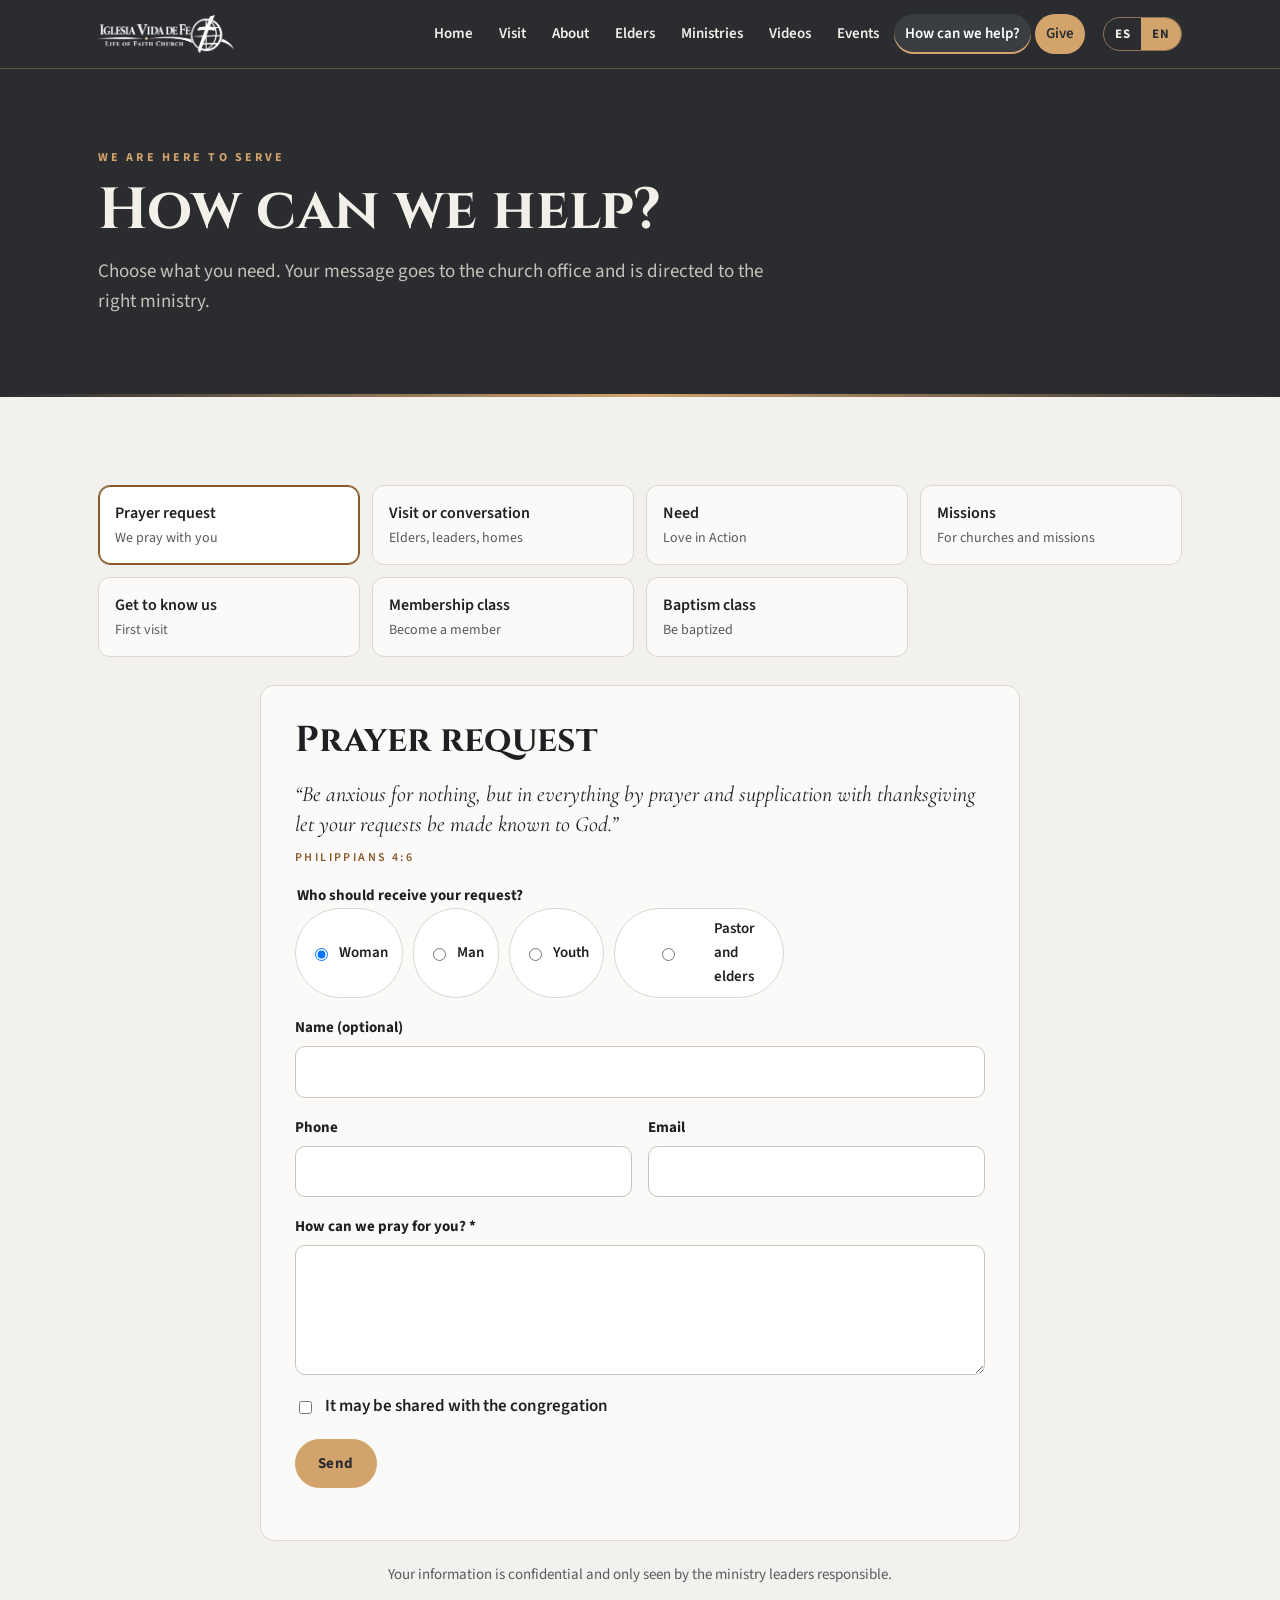
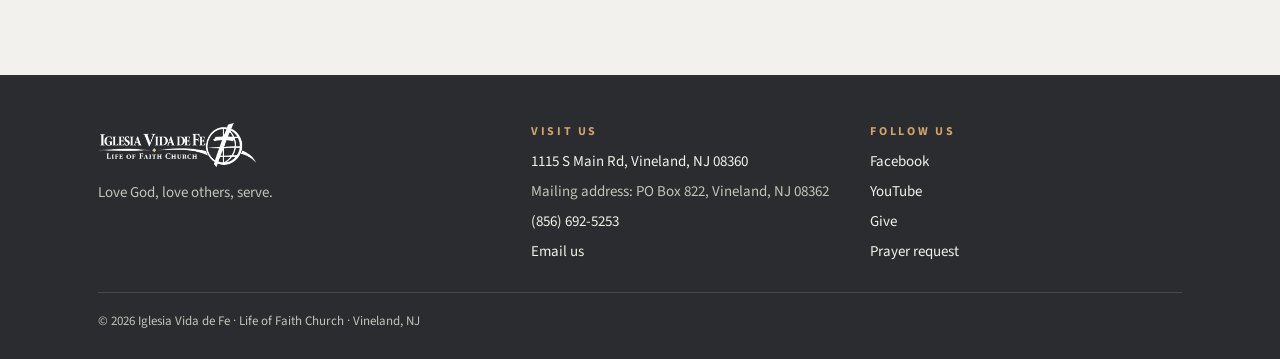
<file: ayuda.html>
<!doctype html>
<html lang="es" data-lang="es">
<head>
<meta charset="utf-8">
<meta name="viewport" content="width=device-width, initial-scale=1, viewport-fit=cover">
<title>¿Cómo te ayudamos? · Iglesia Vida de Fe</title>
<meta name="description" content="Peticiones de oración, visitas, ayuda, misiones, membresía y bautismo en la Iglesia Vida de Fe.">
<link rel="icon" href="img/favicon.png">
<link rel="preconnect" href="https://fonts.googleapis.com"><link rel="preconnect" href="https://fonts.gstatic.com" crossorigin>
<link rel="stylesheet" href="https://fonts.googleapis.com/css2?family=Cinzel:wght@600;700&family=Cormorant+Garamond:ital,wght@0,500;1,500&family=Source+Sans+3:wght@400;600;700&display=swap">
<link rel="stylesheet" href="css/styles.css">
</head>
<body data-page="ayuda">

<section class="page-hero">
  <div class="wrap">
    <div class="label"><span lang="es">Estamos para servirte</span><span lang="en">We are here to serve</span></div>
    <h1><span lang="es">¿Cómo te ayudamos?</span><span lang="en">How can we help?</span></h1>
    <p class="hero-sub" style="max-width:36em"><span lang="es">Escoge lo que necesitas. Tu mensaje llega a la oficina de la iglesia y se dirige al ministerio que corresponde.</span><span lang="en">Choose what you need. Your message goes to the church office and is directed to the right ministry.</span></p>
  </div>
</section>

<main class="section">
  <div class="wrap">
    <div class="forms-nav" role="tablist" id="fnav"></div>
    <div id="fbox" class="narrow" style="margin:0 auto"></div>
    <p class="muted" style="text-align:center;margin-top:22px;font-size:15px"><span lang="es">Tu información es confidencial y solo la ven los responsables del ministerio.</span><span lang="en">Your information is confidential and only seen by the ministry leaders responsible.</span></p>
  </div>
</main>

<script src="js/config.js"></script>
<script src="js/site.js"></script>
<script src="js/forms.js"></script>
</body>
</html>
</file>
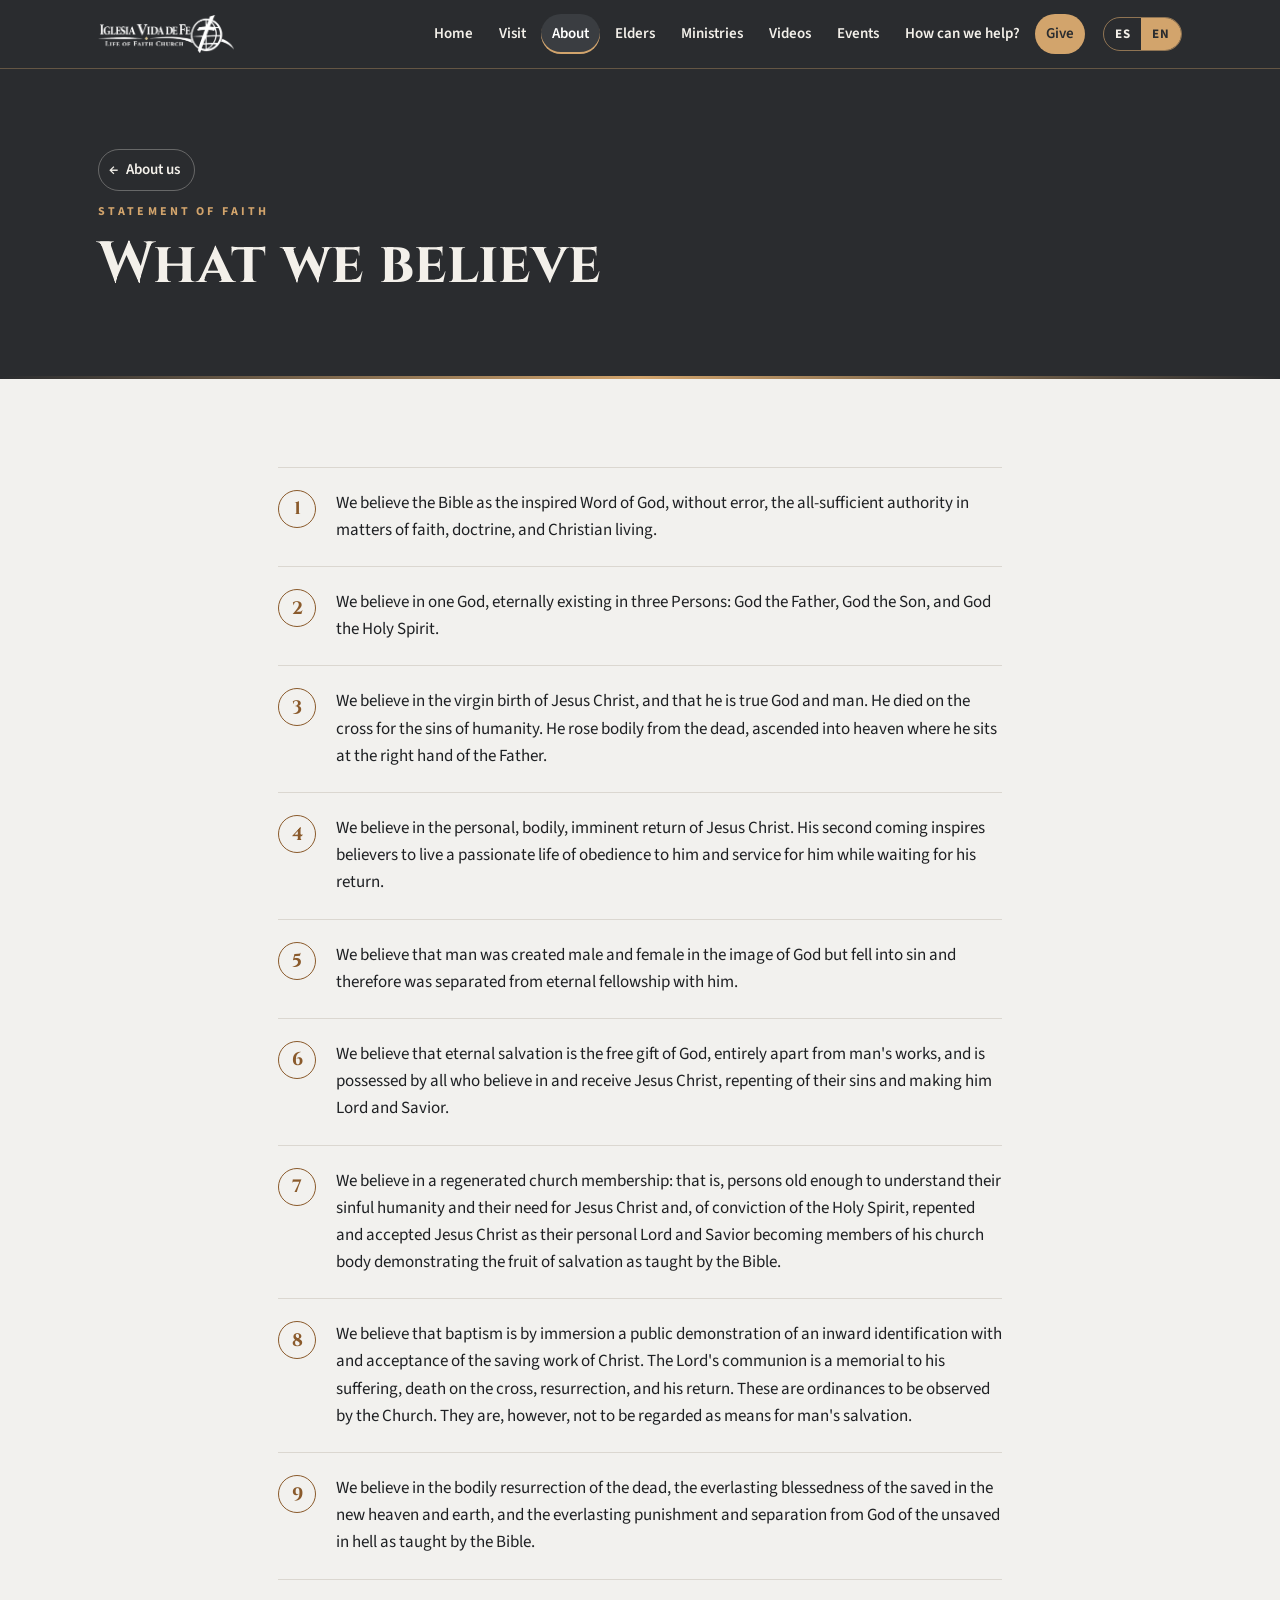
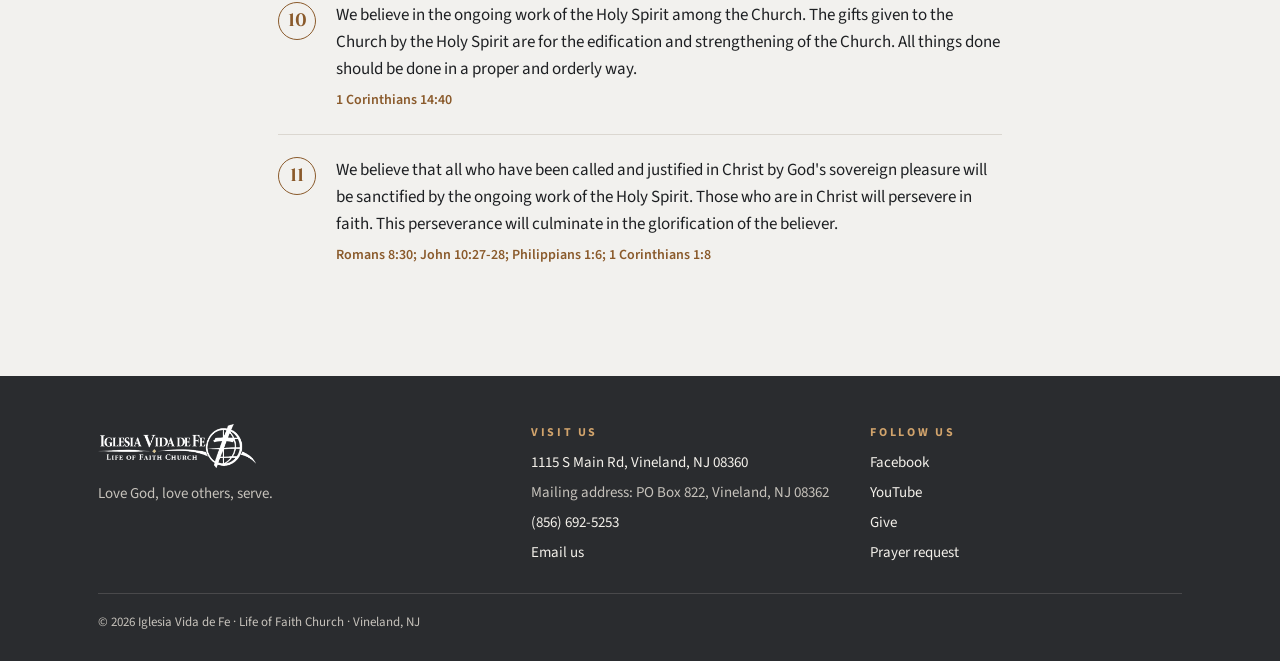
<file: creemos.html>
<!doctype html>
<html lang="es" data-lang="es">
<head>
<meta charset="utf-8">
<meta name="viewport" content="width=device-width, initial-scale=1, viewport-fit=cover">
<title>Lo que creemos · Iglesia Vida de Fe</title>
<meta name="description" content="Declaración de fe de la Iglesia Vida de Fe / Life of Faith Church.">
<link rel="icon" href="img/favicon.png">
<link rel="preconnect" href="https://fonts.googleapis.com"><link rel="preconnect" href="https://fonts.gstatic.com" crossorigin>
<link rel="stylesheet" href="https://fonts.googleapis.com/css2?family=Cinzel:wght@600;700&family=Cormorant+Garamond:ital,wght@0,500;1,500&family=Source+Sans+3:wght@400;600;700&display=swap">
<link rel="stylesheet" href="css/styles.css">
</head>
<body data-page="nosotros">

<section class="page-hero">
  <div class="wrap">
    <a class="back" href="nosotros.html"><span aria-hidden="true">←</span> <span lang="es">Nosotros</span><span lang="en">About us</span></a>
    <div class="label"><span lang="es">Declaración de fe</span><span lang="en">Statement of faith</span></div>
    <h1><span lang="es">Lo que creemos</span><span lang="en">What we believe</span></h1>
  </div>
</section>

<main class="section">
  <div class="wrap narrow">
    <ol class="creed">
      <li class="reveal"><p><span lang="es">Creemos que la Biblia es la Palabra inspirada de Dios, sin error, y la autoridad suficiente en asuntos de fe, doctrina y vida cristiana.</span><span lang="en">We believe the Bible as the inspired Word of God, without error, the all-sufficient authority in matters of faith, doctrine, and Christian living.</span></p></li>
      <li class="reveal"><p><span lang="es">Creemos en un solo Dios, que existe eternamente en tres Personas: Dios el Padre, Dios el Hijo y Dios el Espíritu Santo.</span><span lang="en">We believe in one God, eternally existing in three Persons: God the Father, God the Son, and God the Holy Spirit.</span></p></li>
      <li class="reveal"><p><span lang="es">Creemos en el nacimiento virginal de Jesucristo, y que Él es verdadero Dios y verdadero hombre. Murió en la cruz por los pecados de la humanidad. Resucitó corporalmente de entre los muertos y ascendió al cielo, donde está sentado a la diestra del Padre.</span><span lang="en">We believe in the virgin birth of Jesus Christ, and that he is true God and man. He died on the cross for the sins of humanity. He rose bodily from the dead, ascended into heaven where he sits at the right hand of the Father.</span></p></li>
      <li class="reveal"><p><span lang="es">Creemos en el regreso personal, corporal e inminente de Jesucristo. Su segunda venida inspira a los creyentes a vivir una vida apasionada de obediencia a Él y de servicio para Él mientras esperan su regreso.</span><span lang="en">We believe in the personal, bodily, imminent return of Jesus Christ. His second coming inspires believers to live a passionate life of obedience to him and service for him while waiting for his return.</span></p></li>
      <li class="reveal"><p><span lang="es">Creemos que el hombre fue creado varón y hembra a la imagen de Dios, pero cayó en pecado y por eso fue separado de la comunión eterna con Él.</span><span lang="en">We believe that man was created male and female in the image of God but fell into sin and therefore was separated from eternal fellowship with him.</span></p></li>
      <li class="reveal"><p><span lang="es">Creemos que la salvación eterna es un regalo gratuito de Dios, completamente aparte de las obras del hombre, y la poseen todos los que creen en Jesucristo y lo reciben, arrepintiéndose de sus pecados y haciéndolo Señor y Salvador.</span><span lang="en">We believe that eternal salvation is the free gift of God, entirely apart from man's works, and is possessed by all who believe in and receive Jesus Christ, repenting of their sins and making him Lord and Savior.</span></p></li>
      <li class="reveal"><p><span lang="es">Creemos en una membresía de creyentes regenerados: personas con edad suficiente para entender su condición de pecadores y su necesidad de Jesucristo, que por convicción del Espíritu Santo se han arrepentido y han aceptado a Jesucristo como su Señor y Salvador personal, y son miembros de su iglesia, mostrando el fruto de la salvación como enseña la Biblia.</span><span lang="en">We believe in a regenerated church membership: that is, persons old enough to understand their sinful humanity and their need for Jesus Christ and, of conviction of the Holy Spirit, repented and accepted Jesus Christ as their personal Lord and Savior becoming members of his church body demonstrating the fruit of salvation as taught by the Bible.</span></p></li>
      <li class="reveal"><p><span lang="es">Creemos que el bautismo por inmersión es una demostración pública de una identificación interna con la obra salvadora de Cristo y de su aceptación. La Santa Cena es un memorial de su sufrimiento, su muerte en la cruz, su resurrección y su regreso. Estas son ordenanzas que la Iglesia debe observar, pero no deben considerarse medios para la salvación del hombre.</span><span lang="en">We believe that baptism is by immersion a public demonstration of an inward identification with and acceptance of the saving work of Christ. The Lord's communion is a memorial to his suffering, death on the cross, resurrection, and his return. These are ordinances to be observed by the Church. They are, however, not to be regarded as means for man's salvation.</span></p></li>
      <li class="reveal"><p><span lang="es">Creemos en la resurrección corporal de los muertos, la bienaventuranza eterna de los salvos en el cielo nuevo y la tierra nueva, y el castigo eterno y la separación de Dios de los no salvos en el infierno, como enseña la Biblia.</span><span lang="en">We believe in the bodily resurrection of the dead, the everlasting blessedness of the saved in the new heaven and earth, and the everlasting punishment and separation from God of the unsaved in hell as taught by the Bible.</span></p></li>
      <li class="reveal"><p><span lang="es">Creemos en la obra continua del Espíritu Santo en la Iglesia. Los dones que el Espíritu Santo da a la Iglesia son para su edificación y fortalecimiento. Todo debe hacerse decentemente y con orden.</span><span lang="en">We believe in the ongoing work of the Holy Spirit among the Church. The gifts given to the Church by the Holy Spirit are for the edification and strengthening of the Church. All things done should be done in a proper and orderly way.</span><span class="ref"><span lang="es">1 Corintios 14:40</span><span lang="en">1 Corinthians 14:40</span></span></p></li>
      <li class="reveal"><p><span lang="es">Creemos que todos los que han sido llamados y justificados en Cristo por la soberana voluntad de Dios serán santificados por la obra continua del Espíritu Santo. Los que están en Cristo perseverarán en la fe, y esta perseverancia culminará en la glorificación del creyente.</span><span lang="en">We believe that all who have been called and justified in Christ by God's sovereign pleasure will be sanctified by the ongoing work of the Holy Spirit. Those who are in Christ will persevere in faith. This perseverance will culminate in the glorification of the believer.</span><span class="ref"><span lang="es">Romanos 8:30; Juan 10:27-28; Filipenses 1:6; 1 Corintios 1:8</span><span lang="en">Romans 8:30; John 10:27-28; Philippians 1:6; 1 Corinthians 1:8</span></span></p></li>
    </ol>
  </div>
</main>

<script src="js/config.js"></script>
<script src="js/site.js"></script>
</body>
</html>
</file>
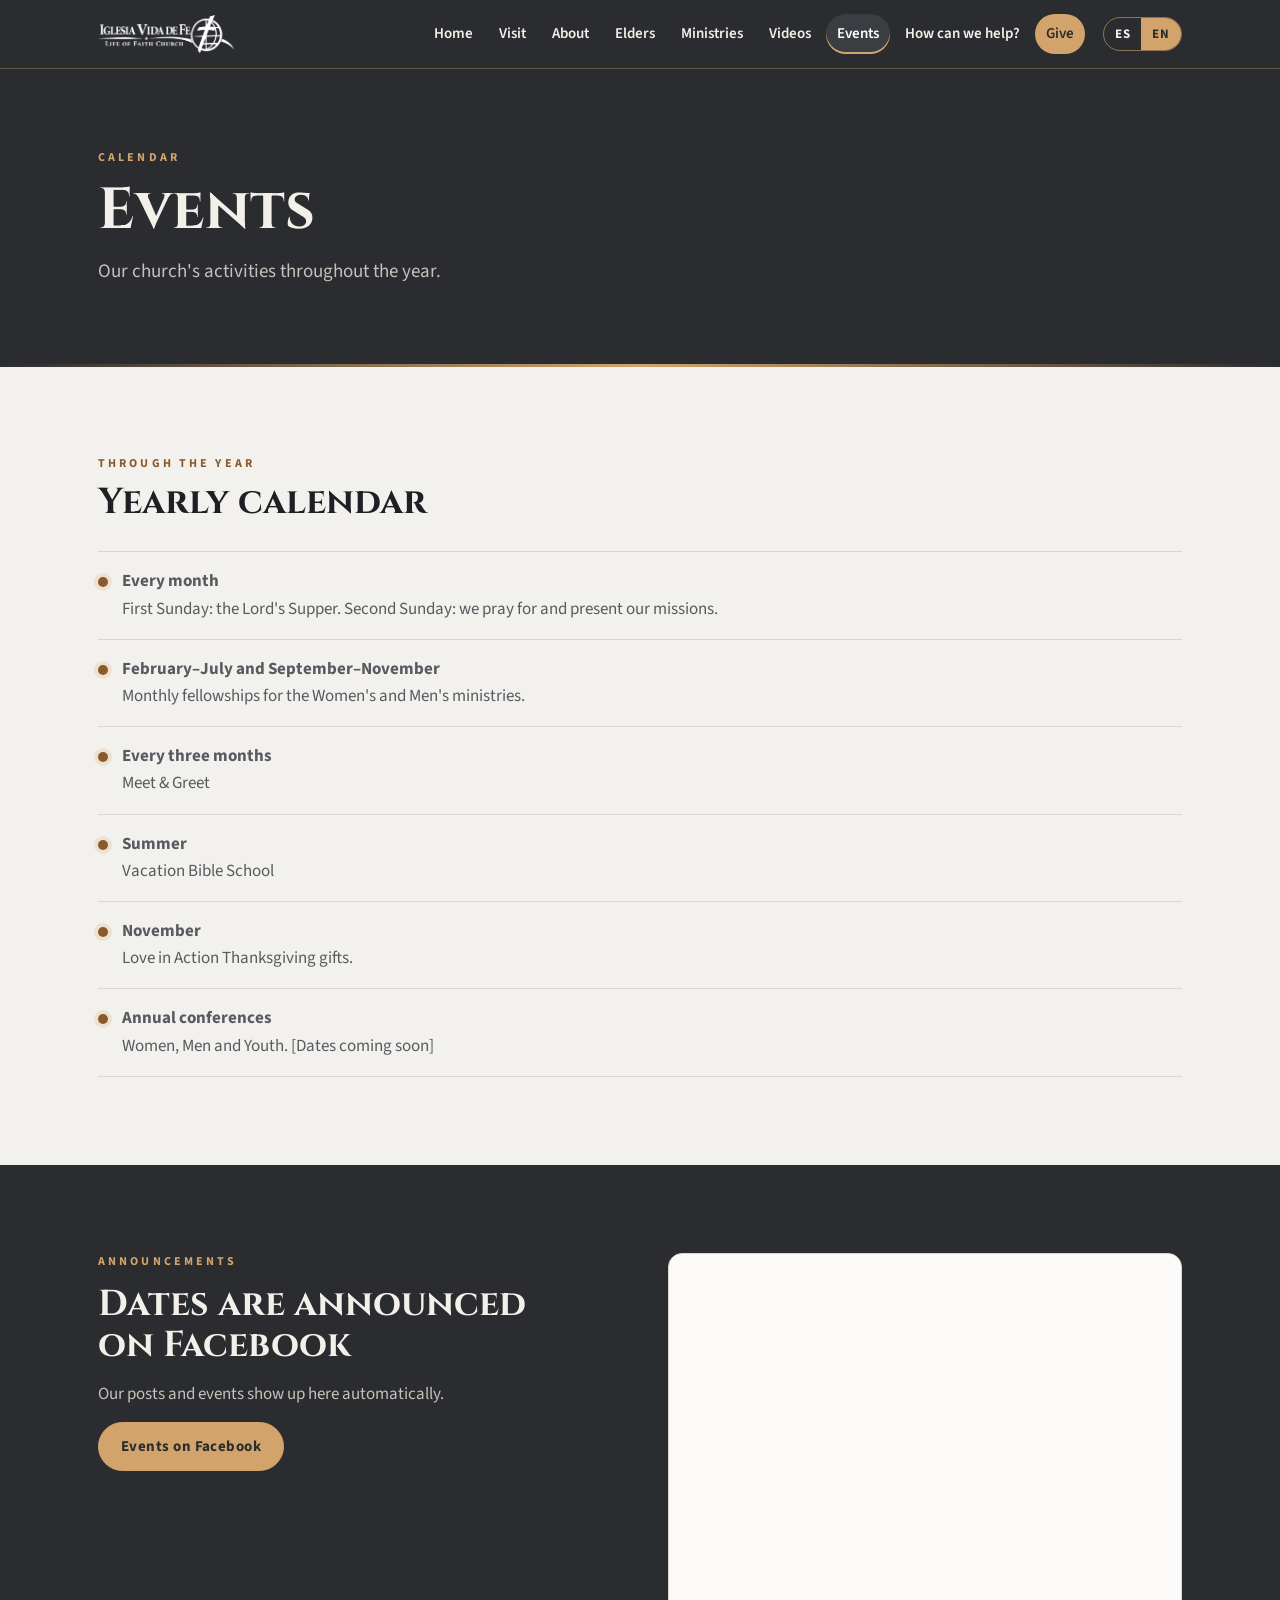
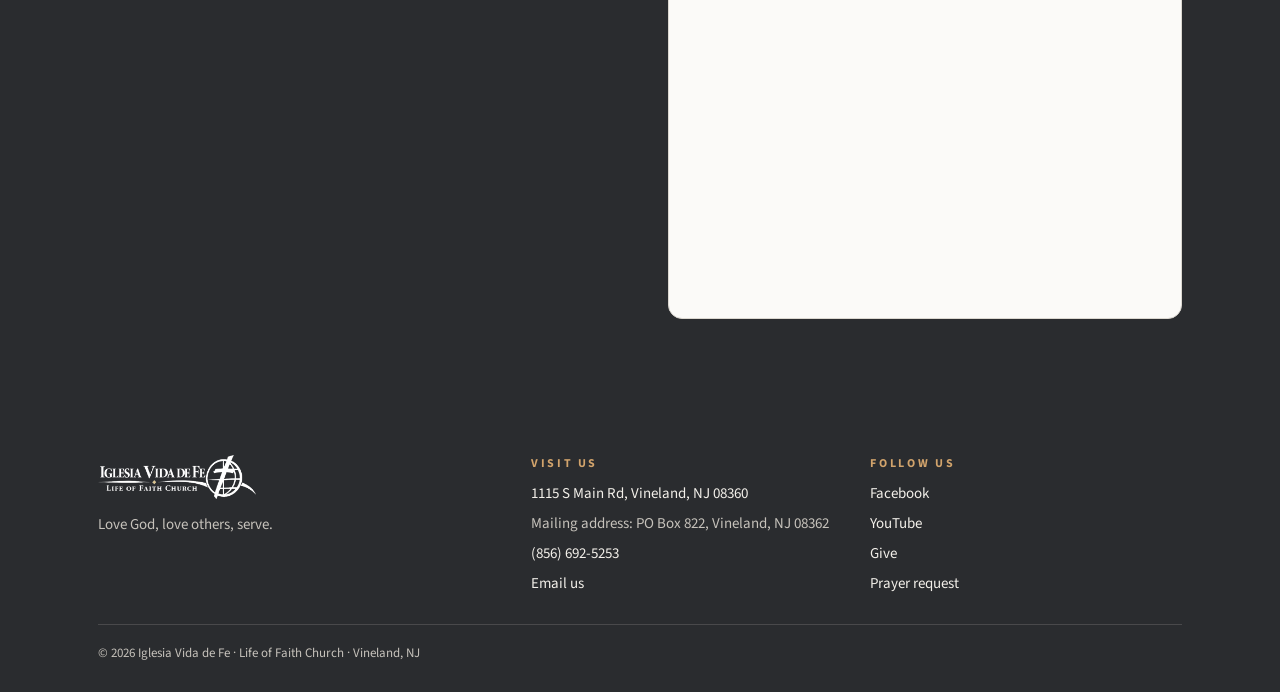
<file: eventos.html>
<!doctype html>
<html lang="es" data-lang="es">
<head>
<meta charset="utf-8">
<meta name="viewport" content="width=device-width, initial-scale=1, viewport-fit=cover">
<title>Eventos · Iglesia Vida de Fe</title>
<meta name="description" content="Eventos y actividades de la Iglesia Vida de Fe en Vineland, NJ.">
<link rel="icon" href="img/favicon.png">
<link rel="preconnect" href="https://fonts.googleapis.com"><link rel="preconnect" href="https://fonts.gstatic.com" crossorigin>
<link rel="stylesheet" href="https://fonts.googleapis.com/css2?family=Cinzel:wght@600;700&family=Cormorant+Garamond:ital,wght@0,500;1,500&family=Source+Sans+3:wght@400;600;700&display=swap">
<link rel="stylesheet" href="css/styles.css">
</head>
<body data-page="eventos">

<section class="page-hero">
  <div class="wrap">
    <div class="label"><span lang="es">Calendario</span><span lang="en">Calendar</span></div>
    <h1><span lang="es">Eventos</span><span lang="en">Events</span></h1>
    <p class="hero-sub" style="max-width:36em"><span lang="es">Actividades de nuestra iglesia durante el año.</span><span lang="en">Our church's activities throughout the year.</span></p>
  </div>
</section>

<main>
  <section class="section">
    <div class="wrap">
      <div class="section-head reveal">
        <div class="label"><span lang="es">Durante el año</span><span lang="en">Through the year</span></div>
        <h2><span lang="es">Calendario general</span><span lang="en">Yearly calendar</span></h2>
      </div>
      <ul class="list reveal" id="cal">
        <li><i class="dot"></i><div><b><span lang="es">Cada mes</span><span lang="en">Every month</span></b><span><span lang="es">Primer domingo: Santa Cena. Segundo domingo: oramos y presentamos las misiones.</span><span lang="en">First Sunday: the Lord's Supper. Second Sunday: we pray for and present our missions.</span></span></div></li>
        <li><i class="dot"></i><div><b><span lang="es">Febrero a julio y septiembre a noviembre</span><span lang="en">February–July and September–November</span></b><span><span lang="es">Sociales mensuales de los ministerios de Damas y Hombres.</span><span lang="en">Monthly fellowships for the Women's and Men's ministries.</span></span></div></li>
        <li><i class="dot"></i><div><b><span lang="es">Cada tres meses</span><span lang="en">Every three months</span></b><span>Meet &amp; Greet</span></div></li>
        <li><i class="dot"></i><div><b><span lang="es">Verano</span><span lang="en">Summer</span></b><span>Vacation Bible School</span></div></li>
        <li><i class="dot"></i><div><b><span lang="es">Noviembre</span><span lang="en">November</span></b><span><span lang="es">Regalos de Thanksgiving de Amor en Acción.</span><span lang="en">Love in Action Thanksgiving gifts.</span></span></div></li>
        <li><i class="dot"></i><div><b><span lang="es">Conferencias anuales</span><span lang="en">Annual conferences</span></b><span><span lang="es">Damas, Hombres y Jóvenes. [Fechas pendientes]</span><span lang="en">Women, Men and Youth. [Dates coming soon]</span></span></div></li>
      </ul>
    </div>
  </section>

  <section class="section band">
    <div class="wrap split" style="align-items:start">
      <div class="stack reveal">
        <div class="label"><span lang="es">Anuncios</span><span lang="en">Announcements</span></div>
        <h2><span lang="es">Las fechas se anuncian en Facebook</span><span lang="en">Dates are announced on Facebook</span></h2>
        <p class="muted"><span lang="es">Aquí aparecen automáticamente nuestras publicaciones y eventos.</span><span lang="en">Our posts and events show up here automatically.</span></p>
        <div class="btn-row"><a class="btn wood" href="https://www.facebook.com/vidadefe.vinelandnj/events" target="_blank" rel="noopener"><span lang="es">Ver eventos en Facebook</span><span lang="en">Events on Facebook</span></a></div>
      </div>
      <div class="fb-box reveal">
        <iframe title="Eventos en Facebook" loading="lazy" src="https://www.facebook.com/plugins/page.php?href=https%3A%2F%2Fwww.facebook.com%2Fvidadefe.vinelandnj&tabs=events%2Ctimeline&width=500&height=640&small_header=true&adapt_container_width=true&hide_cover=true&show_facepile=false"></iframe>
      </div>
    </div>
  </section>
</main>

<script src="js/config.js"></script>
<script src="js/site.js"></script>
</body>
</html>
</file>
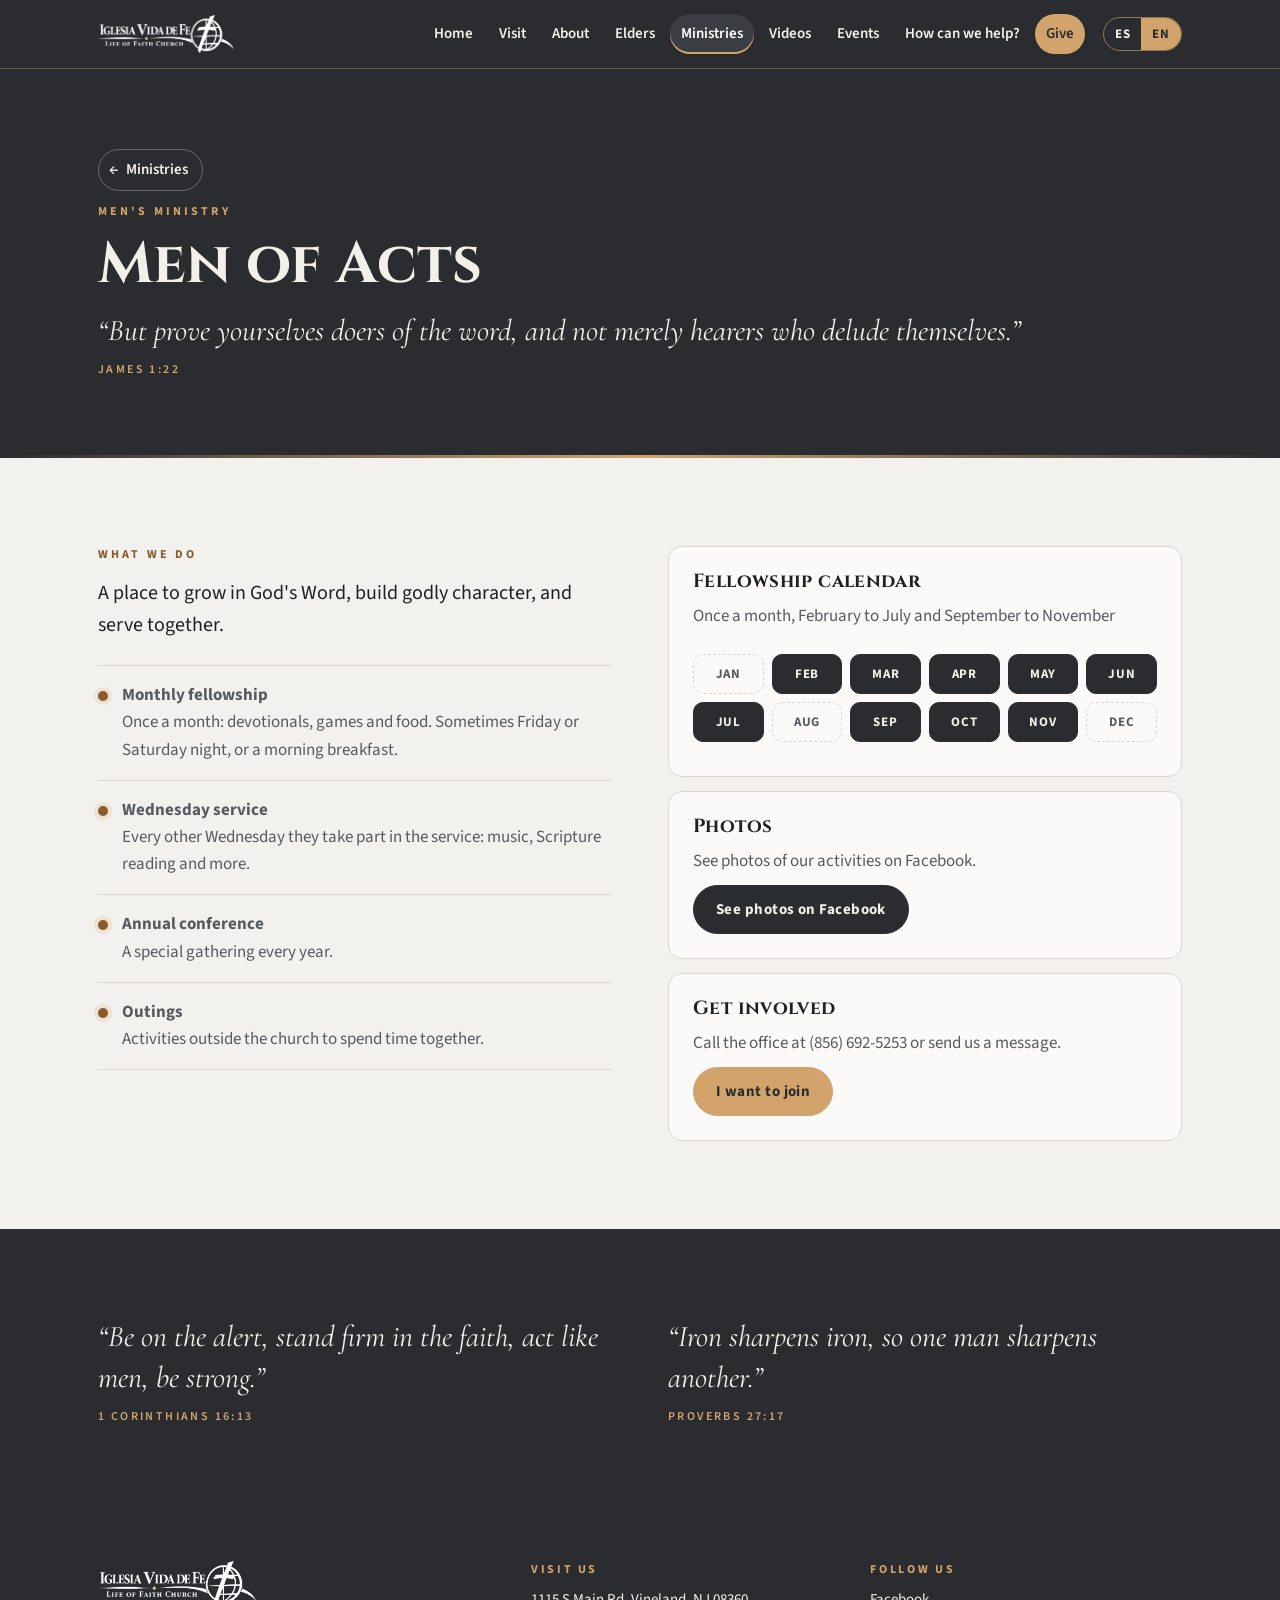
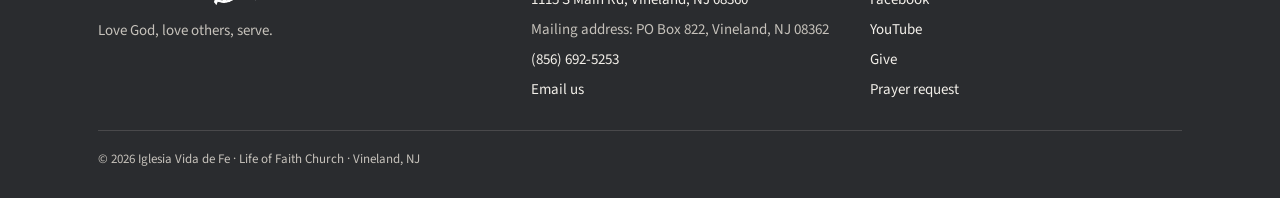
<file: ministerio.html>
<!doctype html>
<html lang="es" data-lang="es">
<head>
<meta charset="utf-8">
<meta name="viewport" content="width=device-width, initial-scale=1, viewport-fit=cover">
<title>Ministerio · Iglesia Vida de Fe</title>
<link rel="icon" href="img/favicon.png">
<link rel="preconnect" href="https://fonts.googleapis.com"><link rel="preconnect" href="https://fonts.gstatic.com" crossorigin>
<link rel="stylesheet" href="https://fonts.googleapis.com/css2?family=Cinzel:wght@600;700&family=Cormorant+Garamond:ital,wght@0,500;1,500&family=Source+Sans+3:wght@400;600;700&display=swap">
<link rel="stylesheet" href="css/styles.css">
</head>
<body data-page="ministerios">

<div id="intro"></div>
<div id="content"></div>

<script src="js/config.js"></script>
<script src="js/data.js"></script>
<script>
(function () {
  const t = o => `<span lang="es">${o.es}</span><span lang="en">${o.en}</span>`;
  const slug = new URLSearchParams(location.search).get("m");
  const m = VDF_MIN.find(x => x.slug === slug) || VDF_MIN[0];
  const C = VDF_CONFIG;
  document.title = m.name.es + " · Iglesia Vida de Fe";

  // ---- intro animada: (logo) → nombre letra por letra → versículos por los lados → se levanta
  const reduce = matchMedia("(prefers-reduced-motion: reduce)").matches;
  let seen = false; try { seen = sessionStorage.getItem("vdf-intro-" + m.slug) === "1"; } catch (e) {}
  if (!reduce && !seen) {
    let lang = (navigator.language || "es").slice(0, 2) === "en" ? "en" : "es";
    try { const s = localStorage.getItem("vdf-lang"); if (s) lang = s === "en" ? "en" : "es"; } catch (e) {}
    const nm = m.name[lang];
    const start = m.logo ? 1.0 : 0.5;
    const letters = [...nm].map((c, i) => `<span class="ch" style="--i:${i}">${c === " " ? " " : c}</span>`).join("");
    const sub = start + nm.length * 0.05 + 0.4;
    const v = m.verses;
    const vHtml = v.length > 1
      ? `<div class="i-verses"><p class="i-v l">“${v[0][lang]}”<cite>${v[0].ref[lang]}</cite></p><p class="i-v r">“${v[1][lang]}”<cite>${v[1].ref[lang]}</cite></p></div>`
      : `<div class="i-verses" style="grid-template-columns:1fr"><p class="i-v l" style="text-align:center">“${v[0][lang]}”<cite>${v[0].ref[lang]}</cite></p></div>`;
    const v1 = sub + 0.5, v2 = sub + 0.85, out = v2 + 1.9;
    document.getElementById("intro").innerHTML = `<div class="intro" style="--start:${start}s;--sub:${sub}s;--v1:${v1}s;--v2:${v2}s;--out:${out}s" aria-hidden="true">
      <div class="intro-inner">
        ${m.logo ? `<img class="i-logo" src="${m.logo}" alt="">` : ""}
        <div class="i-eyebrow">${m.eyebrow[lang]}</div>
        <div class="i-name" aria-label="${nm}">${letters}</div>
        <div class="gold-rule"></div>
        ${vHtml}
      </div>
      <button class="skip" type="button">${lang === "en" ? "Skip" : "Saltar"}</button>
    </div>`;
    const el = document.querySelector(".intro");
    const done = () => el.classList.add("gone");
    el.querySelector(".skip").addEventListener("click", done);
    el.addEventListener("animationend", e => { if (e.animationName === "introOut") done(); });
    try { sessionStorage.setItem("vdf-intro-" + m.slug, "1"); } catch (e) {}
  }

  // ---- contenido
  const vMain = m.verses[0];
  const acts = m.acts.map(a => `<li><i class="dot"></i><div><b>${t(a.t)}</b><span>${t(a.d)}</span></div></li>`).join("");
  const monthsEs = ["ENE","FEB","MAR","ABR","MAY","JUN","JUL","AGO","SEP","OCT","NOV","DIC"], monthsEn = ["JAN","FEB","MAR","APR","MAY","JUN","JUL","AUG","SEP","OCT","NOV","DEC"];
  const cal = m.months ? `<div class="card reveal"><h3>${t({ es: "Calendario de sociales", en: "Fellowship calendar" })}</h3><p class="muted">${t({ es: "Una vez al mes, febrero a julio y septiembre a noviembre", en: "Once a month, February to July and September to November" })}</p><div class="months">${monthsEs.map((x, i) => `<div class="m${m.months.includes(i) ? " on" : ""}">${t({ es: x, en: monthsEn[i] })}</div>`).join("")}</div></div>` : "";
  const extra = m.verses.slice(1).map(v => `<blockquote class="verse reveal">“${t({ es: v.es, en: v.en })}”<cite>${t(v.ref)}</cite></blockquote>`).join("");
  const album = m.album ? m.album : C.facebook;
  const formLink = m.form === "necesidad" ? `<a class="btn wood" href="ayuda.html#necesidad">${t({ es: "Solicitar ayuda", en: "Request help" })}</a>` : `<a class="btn wood" href="ayuda.html#conocer">${t({ es: "Quiero participar", en: "I want to join" })}</a>`;

  document.getElementById("content").innerHTML = `
  <section class="page-hero">
    <div class="wrap">
      <a class="back" href="ministerios.html"><span aria-hidden="true">←</span> ${t({ es: "Ministerios", en: "Ministries" })}</a>
      ${m.logo ? `<img class="min-hero-logo" src="${m.logo}" alt="">` : ""}
      <div class="label">${t(m.eyebrow)}</div>
      <h1>${t(m.name)}</h1>
      <blockquote class="verse" style="max-width:34em;color:#f3f0ea">“${t({ es: vMain.es, en: vMain.en })}”<cite>${t(vMain.ref)}</cite></blockquote>
    </div>
  </section>
  <main>
    <section class="section">
      <div class="wrap split" style="align-items:start">
        <div class="stack reveal">
          <div class="label">${t({ es: "Qué hacemos", en: "What we do" })}</div>
          <p class="lead">${t(m.desc)}</p>
          <ul class="list" style="margin-top:10px">${acts}</ul>
        </div>
        <div class="stack">
          ${cal}
          <div class="card reveal">
            <h3>${t({ es: "Fotos", en: "Photos" })}</h3>
            <p class="muted">${t({ es: "Mira las fotos de nuestras actividades en Facebook.", en: "See photos of our activities on Facebook." })}</p>
            <div class="btn-row"><a class="btn" href="${album}" target="_blank" rel="noopener">${t({ es: "Ver fotos en Facebook", en: "See photos on Facebook" })}</a></div>
          </div>
          <div class="card reveal">
            <h3>${t({ es: "Sé parte", en: "Get involved" })}</h3>
            <p class="muted">${t({ es: "Llama a la oficina al " + C.phone + " o escríbenos.", en: "Call the office at " + C.phone + " or send us a message." })}</p>
            <div class="btn-row">${formLink}</div>
          </div>
        </div>
      </div>
    </section>
    ${extra ? `<section class="section band"><div class="wrap verses-2">${extra}</div></section>` : ""}
  </main>`;
})();
</script>
<script src="js/site.js"></script>
</body>
</html>
</file>
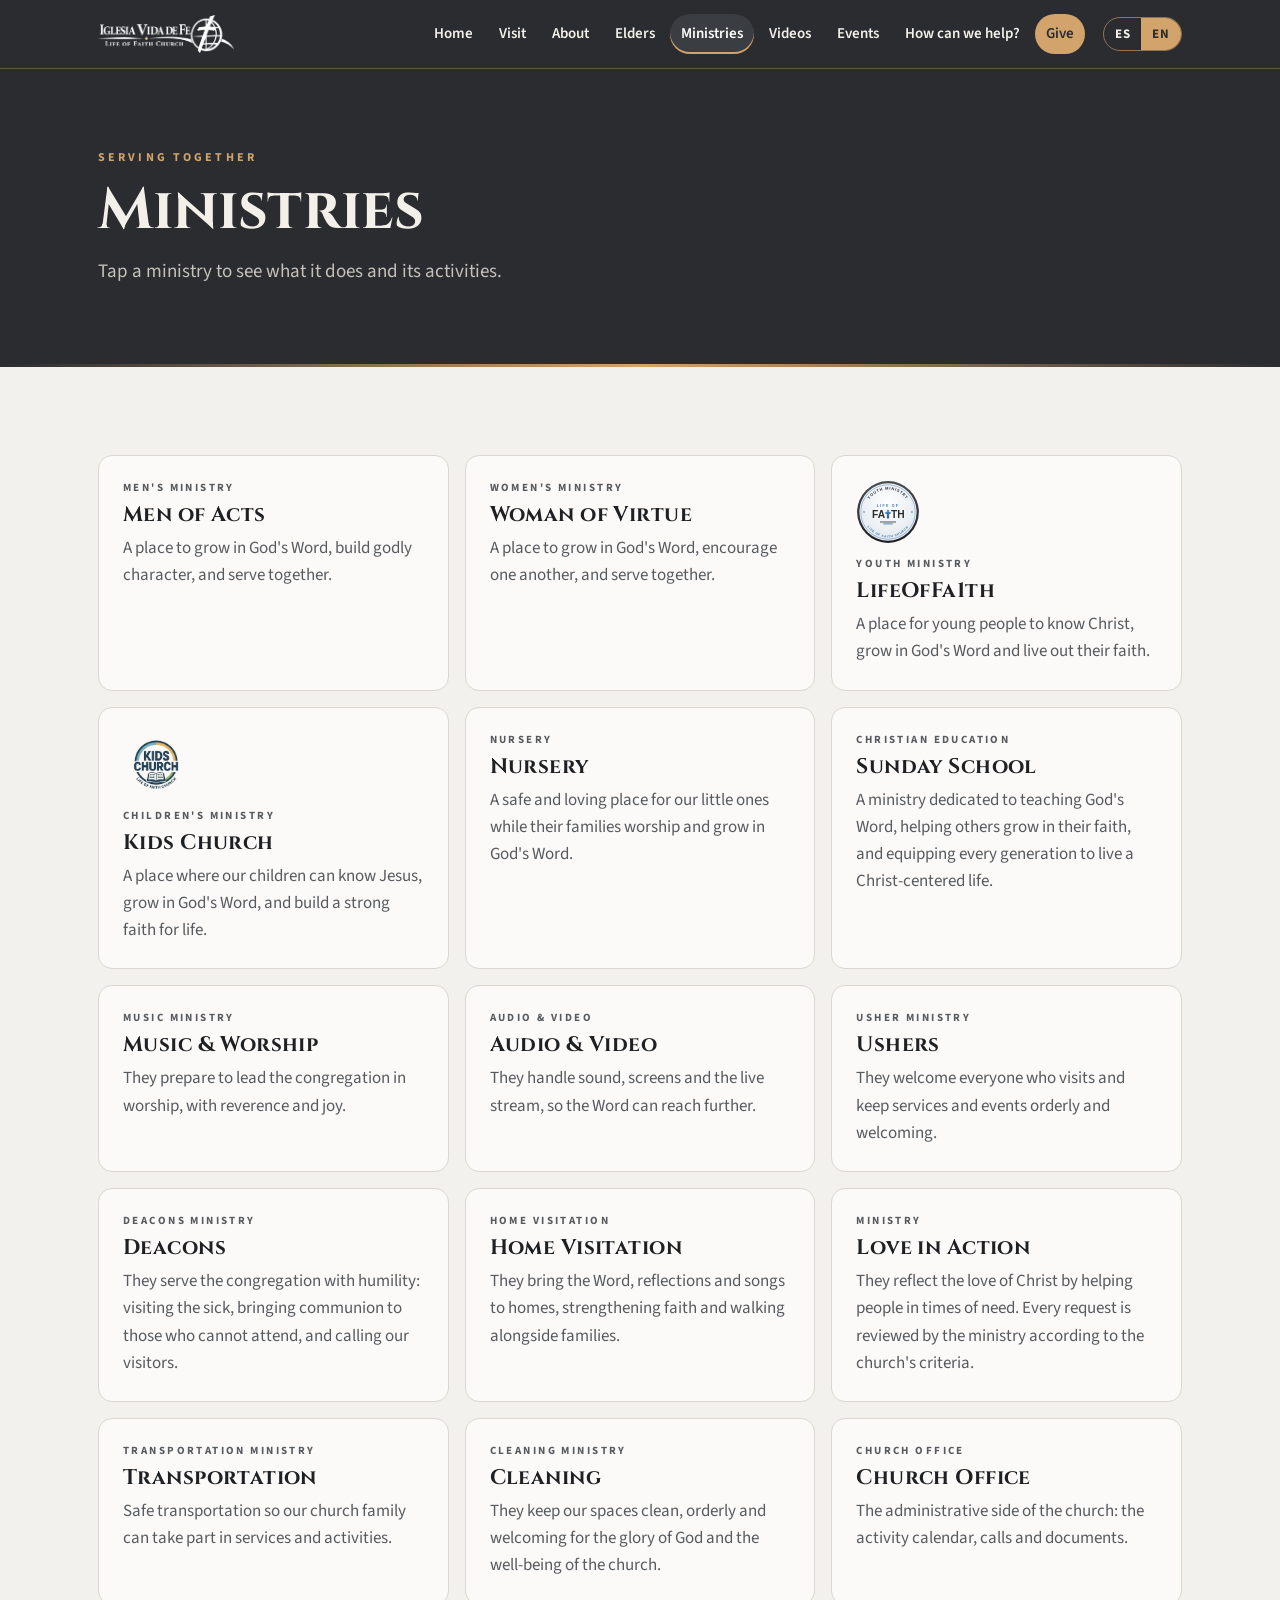
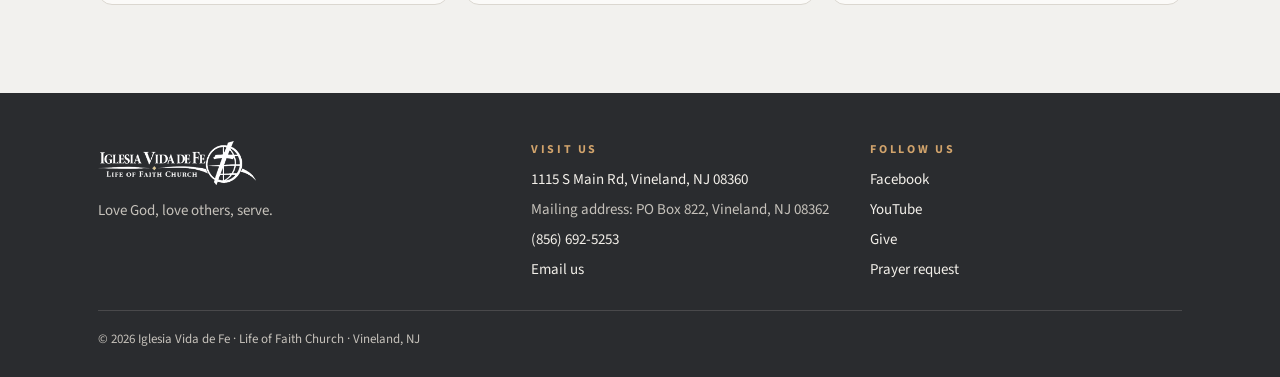
<file: ministerios.html>
<!doctype html>
<html lang="es" data-lang="es">
<head>
<meta charset="utf-8">
<meta name="viewport" content="width=device-width, initial-scale=1, viewport-fit=cover">
<title>Ministerios · Iglesia Vida de Fe</title>
<meta name="description" content="Ministerios de la Iglesia Vida de Fe: hombres, damas, jóvenes, niños, guardería y más.">
<link rel="icon" href="img/favicon.png">
<link rel="preconnect" href="https://fonts.googleapis.com"><link rel="preconnect" href="https://fonts.gstatic.com" crossorigin>
<link rel="stylesheet" href="https://fonts.googleapis.com/css2?family=Cinzel:wght@600;700&family=Cormorant+Garamond:ital,wght@0,500;1,500&family=Source+Sans+3:wght@400;600;700&display=swap">
<link rel="stylesheet" href="css/styles.css">
</head>
<body data-page="ministerios">

<section class="page-hero">
  <div class="wrap">
    <div class="label"><span lang="es">Sirviendo juntos</span><span lang="en">Serving together</span></div>
    <h1><span lang="es">Ministerios</span><span lang="en">Ministries</span></h1>
    <p class="hero-sub" style="max-width:36em"><span lang="es">Toca un ministerio para ver lo que hace y sus actividades.</span><span lang="en">Tap a ministry to see what it does and its activities.</span></p>
  </div>
</section>

<main class="section">
  <div class="wrap">
    <div class="min-grid" id="all-min"></div>
  </div>
</main>

<script src="js/config.js"></script>
<script src="js/data.js"></script>
<script>
document.getElementById("all-min").innerHTML = VDF_MIN.map(m => `<a class="min-card reveal" href="ministerio.html?m=${m.slug}">${m.logo ? `<img src="${m.logo}" alt="">` : ""}<span class="eyebrow"><span lang="es">${m.eyebrow.es}</span><span lang="en">${m.eyebrow.en}</span></span><h3><span lang="es">${m.name.es}</span><span lang="en">${m.name.en}</span></h3><span class="muted"><span lang="es">${m.desc.es}</span><span lang="en">${m.desc.en}</span></span></a>`).join("");
</script>
<script src="js/site.js"></script>
</body>
</html>
</file>
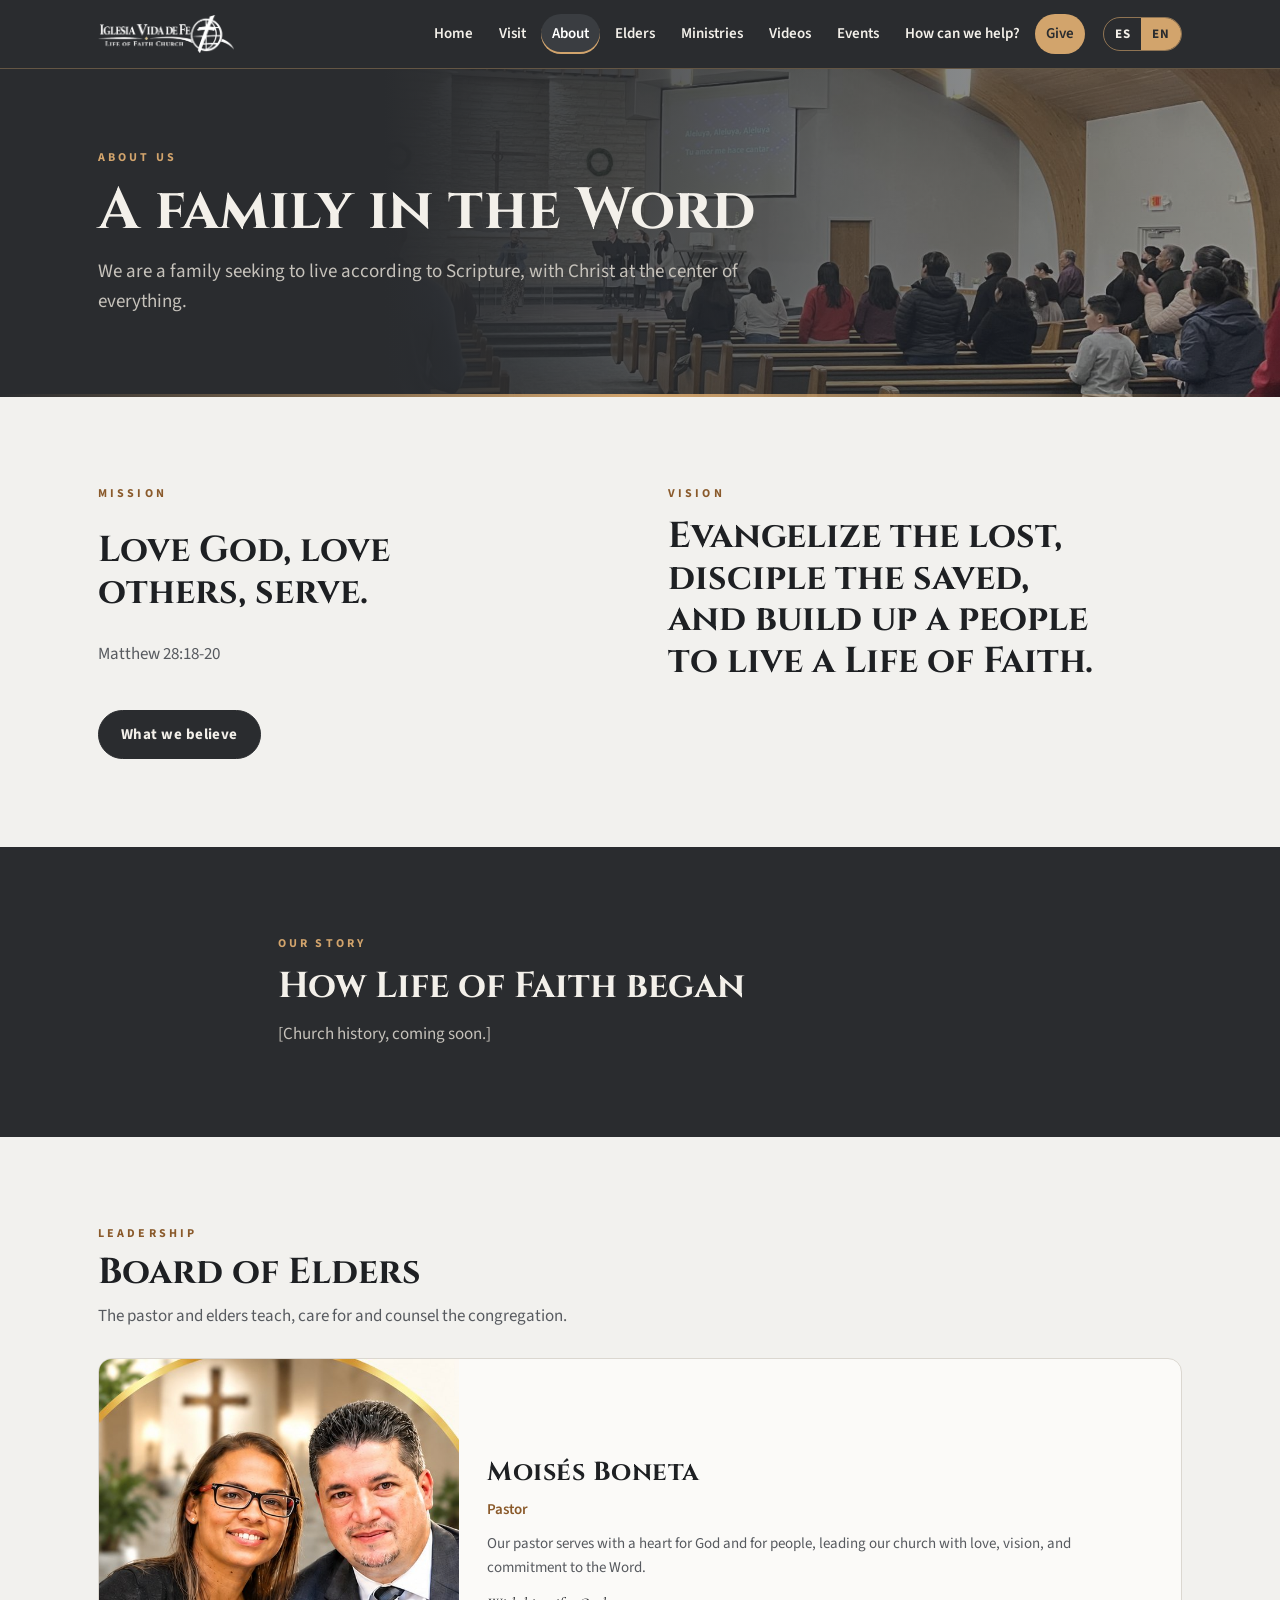
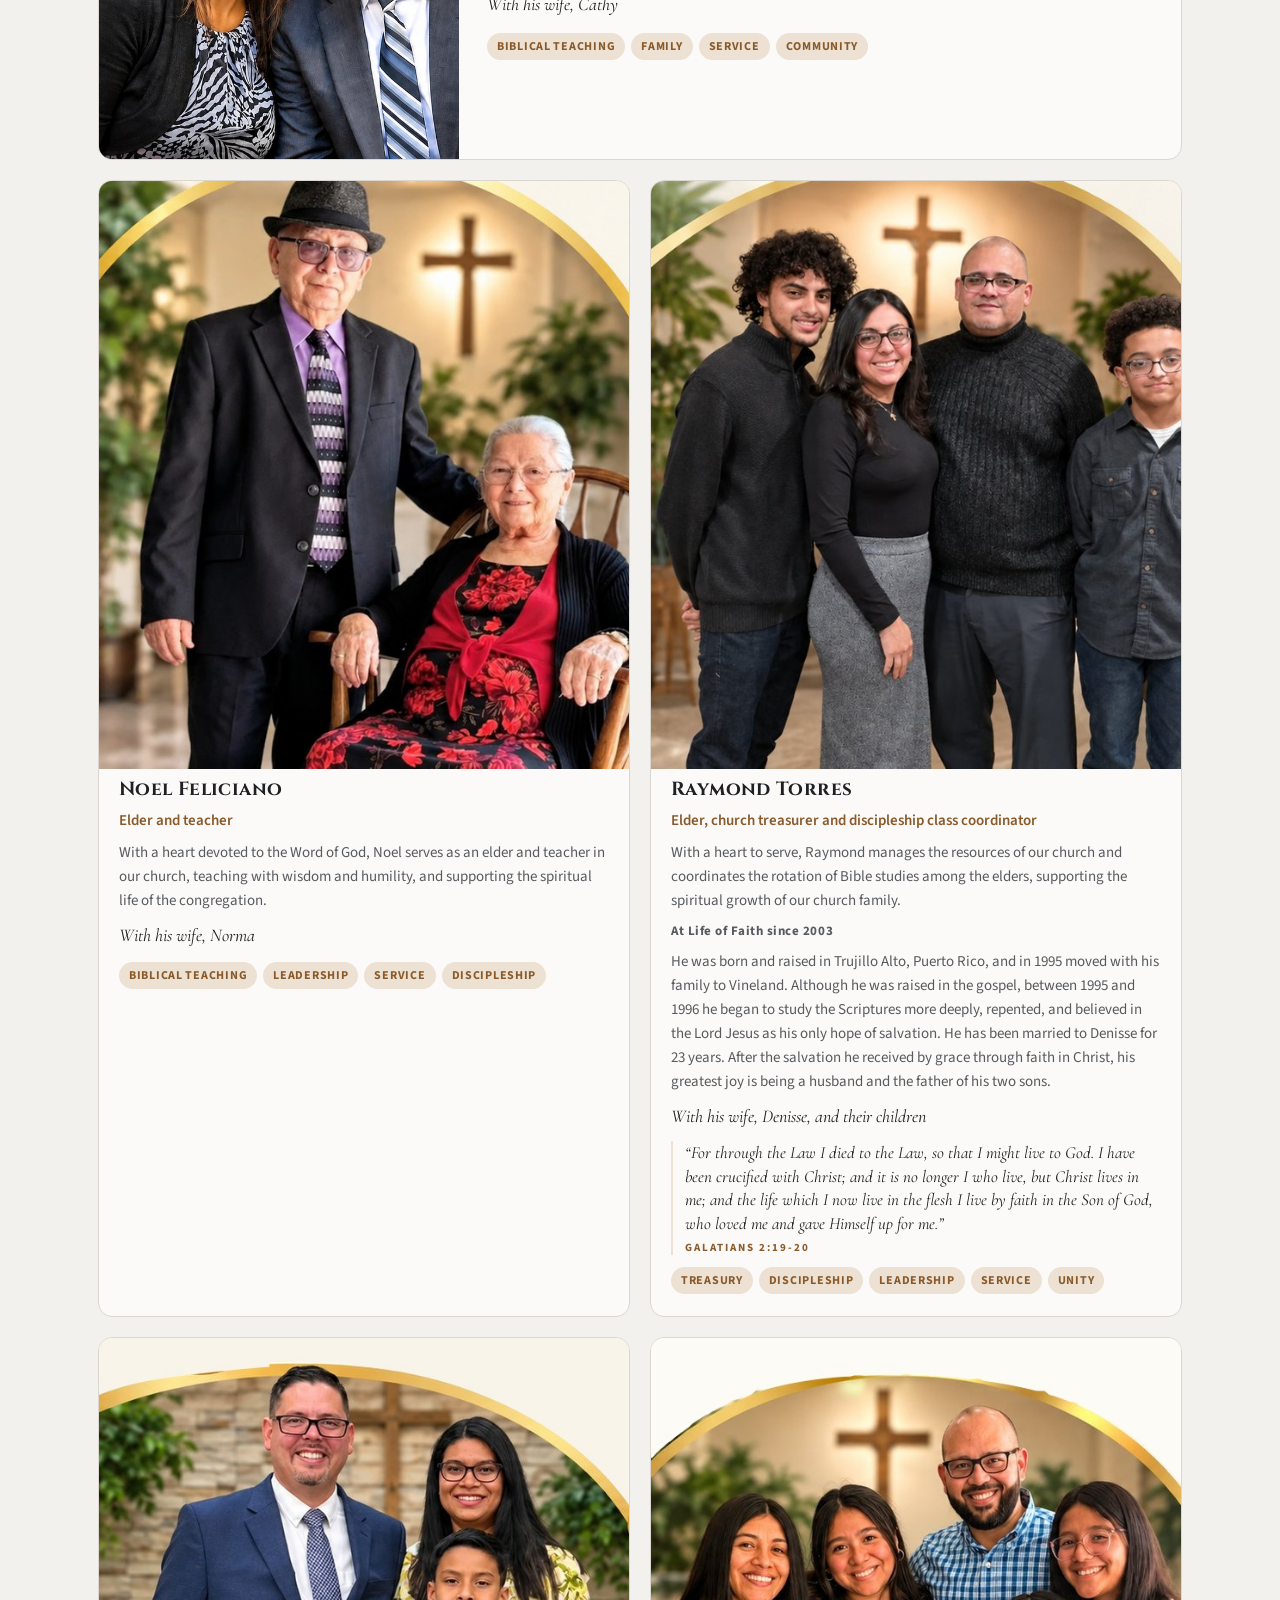
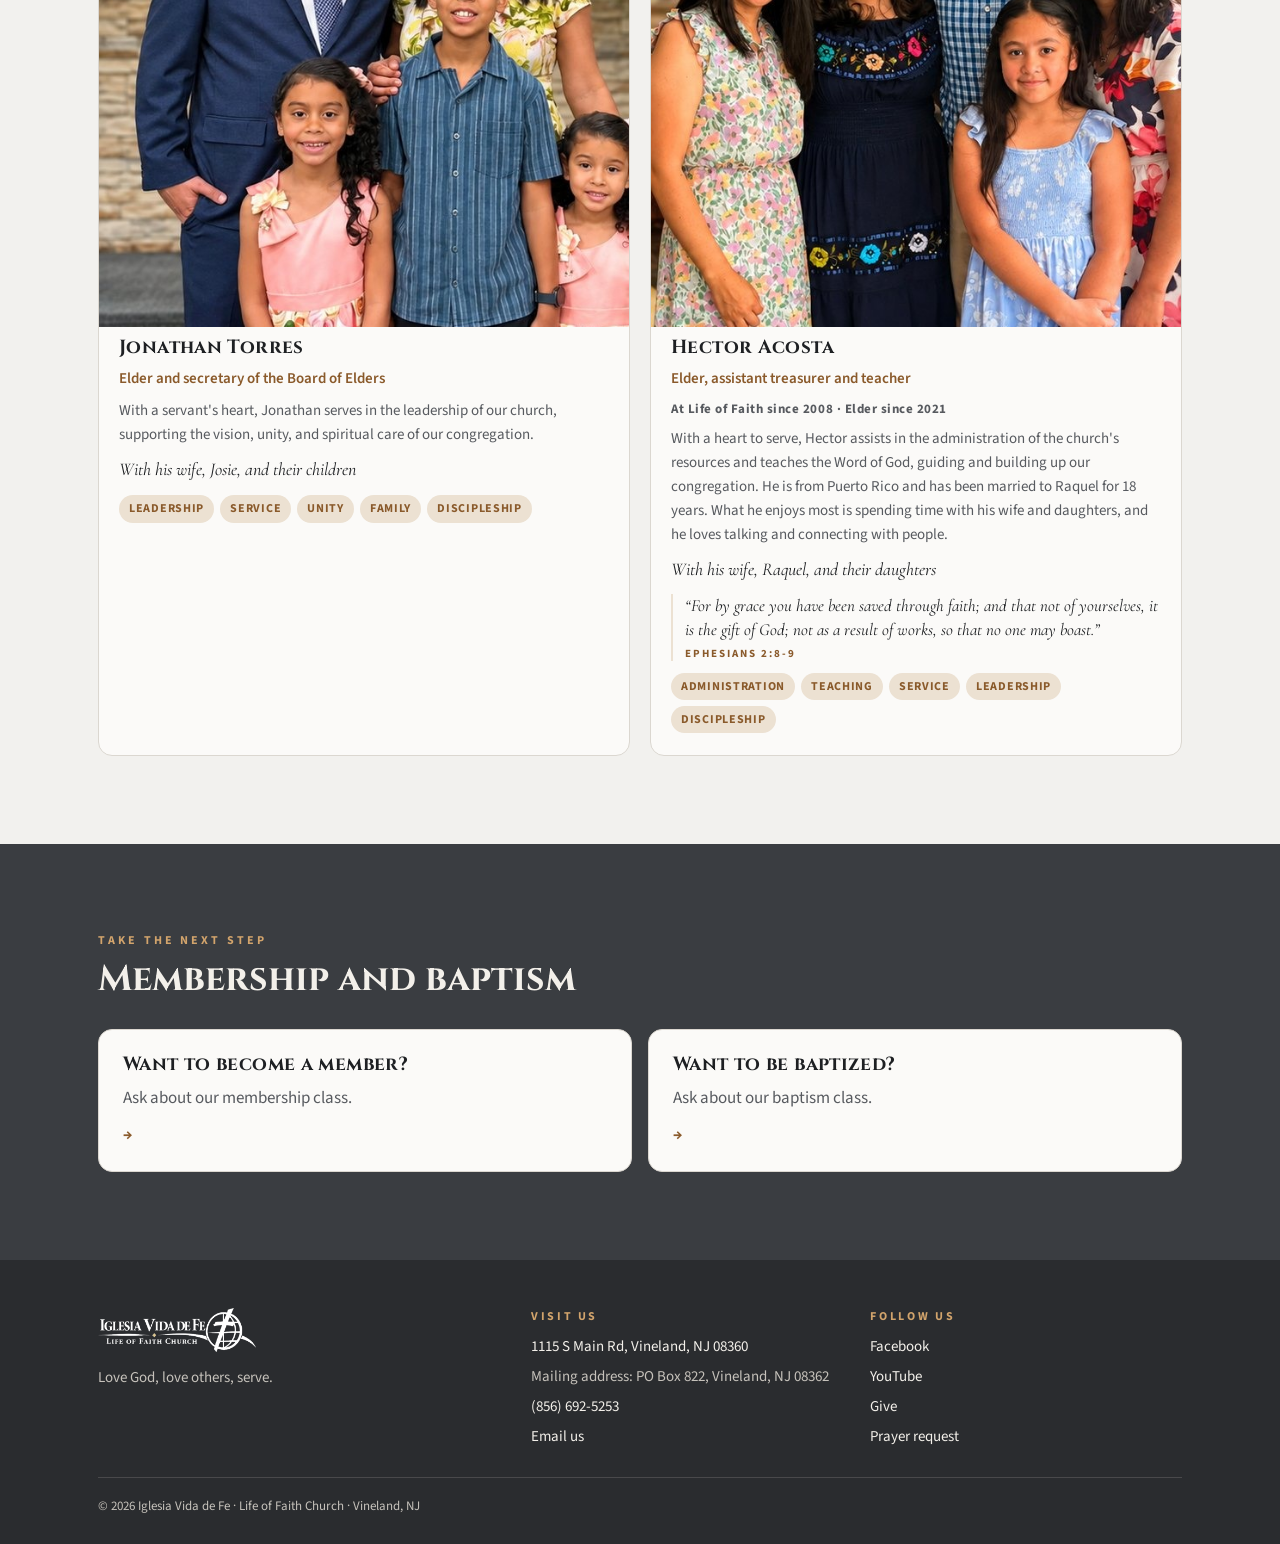
<file: nosotros.html>
<!doctype html>
<html lang="es" data-lang="es">
<head>
<meta charset="utf-8">
<meta name="viewport" content="width=device-width, initial-scale=1, viewport-fit=cover">
<title>Nosotros · Iglesia Vida de Fe</title>
<meta name="description" content="Misión, visión y Junta de Ancianos de la Iglesia Vida de Fe / Life of Faith Church en Vineland, NJ.">
<link rel="icon" href="img/favicon.png">
<link rel="preconnect" href="https://fonts.googleapis.com"><link rel="preconnect" href="https://fonts.gstatic.com" crossorigin>
<link rel="stylesheet" href="https://fonts.googleapis.com/css2?family=Cinzel:wght@600;700&family=Cormorant+Garamond:ital,wght@0,500;1,500&family=Source+Sans+3:wght@400;600;700&display=swap">
<link rel="stylesheet" href="css/styles.css">
</head>
<body data-page="nosotros">

<section class="page-hero">
  <div class="ph-bg" style="background-image:url(img/santuario.jpg)" aria-hidden="true"></div>
  <div class="wrap">
    <div class="label"><span lang="es">Nosotros</span><span lang="en">About us</span></div>
    <h1><span lang="es">Una familia en la Palabra</span><span lang="en">A family in the Word</span></h1>
    <p class="hero-sub" style="max-width:36em"><span lang="es">Somos una familia que busca vivir conforme a la Escritura, con Cristo en el centro de todo.</span><span lang="en">We are a family seeking to live according to Scripture, with Christ at the center of everything.</span></p>
  </div>
</section>

<main>
  <section class="section">
    <div class="wrap verses-2">
      <div class="stack reveal">
        <div class="label"><span lang="es">Misión</span><span lang="en">Mission</span></div>
        <h2><span lang="es">Amar a Dios, amar a otros, servir.</span><span lang="en">Love God, love others, serve.</span></h2>
        <p class="muted"><span lang="es">Mateo 28:18-20</span><span lang="en">Matthew 28:18-20</span></p>
      </div>
      <div class="stack reveal">
        <div class="label"><span lang="es">Visión</span><span lang="en">Vision</span></div>
        <h2><span lang="es">Evangelizar al perdido, discipular al salvado y edificar un pueblo a vivir una Vida de Fe.</span><span lang="en">Evangelize the lost, disciple the saved, and build up a people to live a Life of Faith.</span></h2>
      </div>
    </div>
    <div class="wrap btn-row reveal" style="margin-top:28px">
      <a class="btn" href="creemos.html"><span lang="es">Lo que creemos</span><span lang="en">What we believe</span></a>
    </div>
  </section>

  <section class="section band">
    <div class="wrap narrow stack reveal">
      <div class="label"><span lang="es">Nuestra historia</span><span lang="en">Our story</span></div>
      <h2><span lang="es">Cómo comenzó Vida de Fe</span><span lang="en">How Life of Faith began</span></h2>
      <p class="muted"><span lang="es">[Historia de la iglesia, pendiente.]</span><span lang="en">[Church history, coming soon.]</span></p>
    </div>
  </section>

  <section class="section" id="ancianos">
    <div class="wrap">
      <div class="section-head reveal">
        <div class="label"><span lang="es">Liderazgo</span><span lang="en">Leadership</span></div>
        <h2><span lang="es">Junta de Ancianos</span><span lang="en">Board of Elders</span></h2>
        <p class="muted"><span lang="es">El pastor y los ancianos enseñan, cuidan y aconsejan a la congregación.</span><span lang="en">The pastor and elders teach, care for and counsel the congregation.</span></p>
      </div>
      <div class="elders">
        <article class="elder lead-elder reveal">
          <img src="img/familia-pastor-moises.jpg" alt="Pastor Moisés Boneta y su esposa" loading="lazy" width="616" height="684">
          <div class="stack" style="gap:10px"><h3 style="font-size:26px">Moisés Boneta</h3>
            <div class="role"><span lang="es">Pastor</span><span lang="en">Pastor</span></div>
            <p class="bio"><span lang="es">Nuestro pastor sirve con un corazón para Dios y para las personas, guiando nuestra iglesia con amor, visión y compromiso en la Palabra.</span><span lang="en">Our pastor serves with a heart for God and for people, leading our church with love, vision, and commitment to the Word.</span></p>
            <p class="fam"><span lang="es">Con su esposa, Cathy</span><span lang="en">With his wife, Cathy</span></p>
            <ul class="tags"><li><span lang="es">Enseñanza bíblica</span><span lang="en">Biblical teaching</span></li><li><span lang="es">Familia</span><span lang="en">Family</span></li><li><span lang="es">Servicio</span><span lang="en">Service</span></li><li><span lang="es">Comunidad</span><span lang="en">Community</span></li></ul></div>
        </article>
        <article class="elder reveal">
          <img src="img/familia-noel-feliciano.jpg" alt="Noel Feliciano y su familia" loading="lazy" width="616" height="684">
          <div class="stack" style="gap:8px;padding:0 20px 22px"><h3>Noel Feliciano</h3>
            <div class="role"><span lang="es">Anciano y maestro</span><span lang="en">Elder and teacher</span></div>
            <p class="bio"><span lang="es">Con un corazón dedicado a la Palabra de Dios, Noel sirve como anciano y maestro en nuestra iglesia, enseñando con sabiduría y humildad, y apoyando la vida espiritual de la congregación.</span><span lang="en">With a heart devoted to the Word of God, Noel serves as an elder and teacher in our church, teaching with wisdom and humility, and supporting the spiritual life of the congregation.</span></p>
            <p class="fam"><span lang="es">Con su esposa, Norma</span><span lang="en">With his wife, Norma</span></p>
            <ul class="tags"><li><span lang="es">Enseñanza bíblica</span><span lang="en">Biblical teaching</span></li><li><span lang="es">Liderazgo</span><span lang="en">Leadership</span></li><li><span lang="es">Servicio</span><span lang="en">Service</span></li><li><span lang="es">Discipulado</span><span lang="en">Discipleship</span></li></ul></div>
        </article>
        <article class="elder reveal">
          <img src="img/familia-raymond-torres.jpg" alt="Raymond Torres y su familia" loading="lazy" width="616" height="684">
          <div class="stack" style="gap:8px;padding:0 20px 22px"><h3>Raymond Torres</h3>
            <div class="role"><span lang="es">Anciano, tesorero de la iglesia y encargado de las clases de discipulado</span><span lang="en">Elder, church treasurer and discipleship class coordinator</span></div>
            <p class="bio"><span lang="es">Con un corazón de servicio, Raymond administra los recursos de nuestra iglesia y coordina las rotaciones de los estudios bíblicos entre los ancianos, apoyando el crecimiento espiritual de nuestra familia de fe.</span><span lang="en">With a heart to serve, Raymond manages the resources of our church and coordinates the rotation of Bible studies among the elders, supporting the spiritual growth of our church family.</span></p>
            <div class="since"><span lang="es">En Vida de Fe desde 2003</span><span lang="en">At Life of Faith since 2003</span></div>
            <p class="bio"><span lang="es">Nació y se crió en Trujillo Alto, Puerto Rico, y en 1995 se mudó con su familia a Vineland. Aunque fue criado en el evangelio, entre 1995 y 1996 comenzó a estudiar las Escrituras con más profundidad, se arrepintió y creyó en el Señor Jesús como su única esperanza de salvación. Lleva 23 años casado con Denisse. Después de la salvación que recibió por gracia mediante la fe en Cristo, su mayor gozo es ser esposo y padre de sus dos hijos.</span><span lang="en">He was born and raised in Trujillo Alto, Puerto Rico, and in 1995 moved with his family to Vineland. Although he was raised in the gospel, between 1995 and 1996 he began to study the Scriptures more deeply, repented, and believed in the Lord Jesus as his only hope of salvation. He has been married to Denisse for 23 years. After the salvation he received by grace through faith in Christ, his greatest joy is being a husband and the father of his two sons.</span></p>
            <p class="fam"><span lang="es">Con su esposa, Denisse, y sus hijos</span><span lang="en">With his wife, Denisse, and their children</span></p>
            <blockquote class="elder-verse"><span lang="es">“Pues mediante la ley yo morí a la ley, a fin de vivir para Dios. Con Cristo he sido crucificado, y ya no soy yo el que vive, sino que Cristo vive en mí; y la vida que ahora vivo en la carne, la vivo por fe en el Hijo de Dios, el cual me amó y se entregó a sí mismo por mí.”</span><span lang="en">“For through the Law I died to the Law, so that I might live to God. I have been crucified with Christ; and it is no longer I who live, but Christ lives in me; and the life which I now live in the flesh I live by faith in the Son of God, who loved me and gave Himself up for me.”</span><cite><span lang="es">Gálatas 2:19-20</span><span lang="en">Galatians 2:19-20</span></cite></blockquote>
            <ul class="tags"><li><span lang="es">Tesorería</span><span lang="en">Treasury</span></li><li><span lang="es">Discipulado</span><span lang="en">Discipleship</span></li><li><span lang="es">Liderazgo</span><span lang="en">Leadership</span></li><li><span lang="es">Servicio</span><span lang="en">Service</span></li><li><span lang="es">Unidad</span><span lang="en">Unity</span></li></ul></div>
        </article>
        <article class="elder reveal">
          <img src="img/familia-jonathan-torres.jpg" alt="Jonathan Torres y su familia" loading="lazy" width="616" height="684">
          <div class="stack" style="gap:8px;padding:0 20px 22px"><h3>Jonathan Torres</h3>
            <div class="role"><span lang="es">Anciano y secretario de la Junta de Ancianos</span><span lang="en">Elder and secretary of the Board of Elders</span></div>
            <p class="bio"><span lang="es">Con un corazón de siervo, Jonathan sirve en el liderazgo de nuestra iglesia, apoyando la visión, la unidad y el cuidado espiritual de la congregación.</span><span lang="en">With a servant's heart, Jonathan serves in the leadership of our church, supporting the vision, unity, and spiritual care of our congregation.</span></p>
            <p class="fam"><span lang="es">Con su esposa, Josie, y sus hijos</span><span lang="en">With his wife, Josie, and their children</span></p>
            <ul class="tags"><li><span lang="es">Liderazgo</span><span lang="en">Leadership</span></li><li><span lang="es">Servicio</span><span lang="en">Service</span></li><li><span lang="es">Unidad</span><span lang="en">Unity</span></li><li><span lang="es">Familia</span><span lang="en">Family</span></li><li><span lang="es">Discipulado</span><span lang="en">Discipleship</span></li></ul></div>
        </article>
        <article class="elder reveal">
          <img src="img/familia-hector-acosta.jpg" alt="Hector Acosta y su familia" loading="lazy" width="616" height="684">
          <div class="stack" style="gap:8px;padding:0 20px 22px"><h3>Hector Acosta</h3>
            <div class="role"><span lang="es">Anciano, subtesorero y maestro</span><span lang="en">Elder, assistant treasurer and teacher</span></div>
            <div class="since"><span lang="es">En Vida de Fe desde 2008 · Anciano desde 2021</span><span lang="en">At Life of Faith since 2008 · Elder since 2021</span></div>
            <p class="bio"><span lang="es">Con un corazón de servicio, Hector apoya en la administración de los recursos de la iglesia y enseña con la Palabra de Dios, guiando y edificando a nuestra congregación. Es de Puerto Rico y lleva 18 años casado con Raquel. Lo que más disfruta es pasar tiempo con su esposa y sus hijas, y le encanta conversar y conectar con las personas.</span><span lang="en">With a heart to serve, Hector assists in the administration of the church's resources and teaches the Word of God, guiding and building up our congregation. He is from Puerto Rico and has been married to Raquel for 18 years. What he enjoys most is spending time with his wife and daughters, and he loves talking and connecting with people.</span></p>
            <p class="fam"><span lang="es">Con su esposa, Raquel, y sus hijas</span><span lang="en">With his wife, Raquel, and their daughters</span></p>
            <blockquote class="elder-verse"><span lang="es">“Porque por gracia habéis sido salvados por medio de la fe, y esto no de vosotros, sino que es don de Dios; no por obras, para que nadie se gloríe.”</span><span lang="en">“For by grace you have been saved through faith; and that not of yourselves, it is the gift of God; not as a result of works, so that no one may boast.”</span><cite><span lang="es">Efesios 2:8-9</span><span lang="en">Ephesians 2:8-9</span></cite></blockquote>
            <ul class="tags"><li><span lang="es">Administración</span><span lang="en">Administration</span></li><li><span lang="es">Enseñanza</span><span lang="en">Teaching</span></li><li><span lang="es">Servicio</span><span lang="en">Service</span></li><li><span lang="es">Liderazgo</span><span lang="en">Leadership</span></li><li><span lang="es">Discipulado</span><span lang="en">Discipleship</span></li></ul></div>
        </article>
      </div>
    </div>
  </section>

  <section class="section band-2">
    <div class="wrap">
      <div class="section-head reveal">
        <div class="label" style="color:#d2a46c"><span lang="es">Da el siguiente paso</span><span lang="en">Take the next step</span></div>
        <h2><span lang="es">Membresía y bautismo</span><span lang="en">Membership and baptism</span></h2>
      </div>
      <div class="cards" style="grid-template-columns:repeat(auto-fit,minmax(260px,1fr))">
        <a class="card reveal" href="ayuda.html#membresia"><h3><span lang="es">¿Quieres ser miembro?</span><span lang="en">Want to become a member?</span></h3><p class="muted"><span lang="es">Pide información sobre la clase de membresía.</span><span lang="en">Ask about our membership class.</span></p><span class="more">→</span></a>
        <a class="card reveal" href="ayuda.html#bautismo"><h3><span lang="es">¿Quieres bautizarte?</span><span lang="en">Want to be baptized?</span></h3><p class="muted"><span lang="es">Pide información sobre la clase de bautismo.</span><span lang="en">Ask about our baptism class.</span></p><span class="more">→</span></a>
      </div>
    </div>
  </section>
</main>

<script src="js/config.js"></script>
<script src="js/site.js"></script>
</body>
</html>
</file>
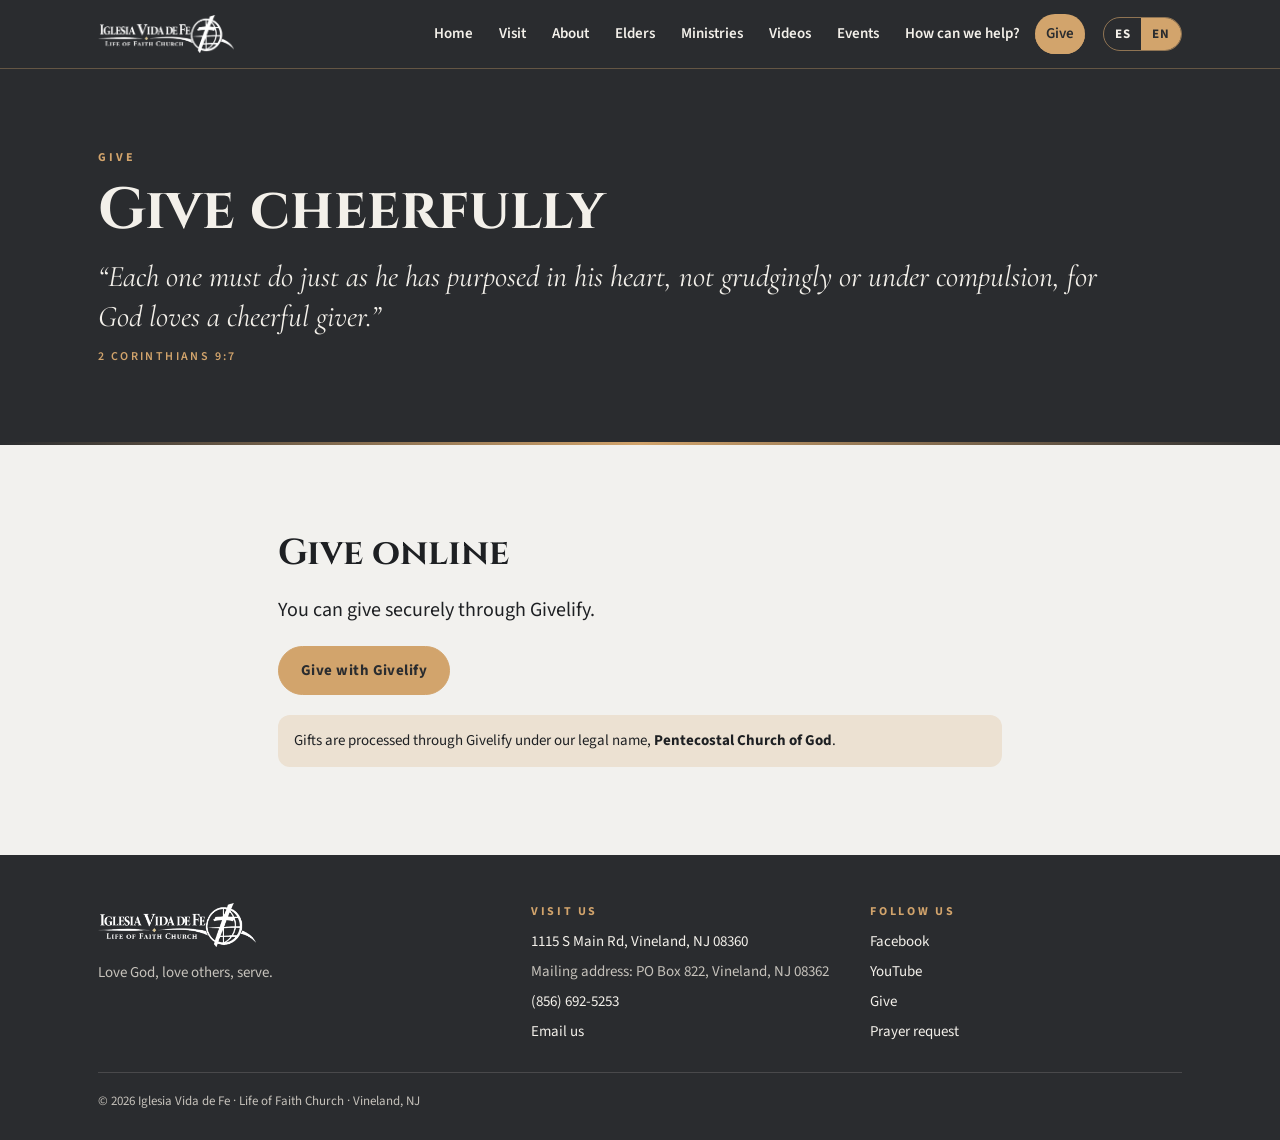
<file: ofrendar.html>
<!doctype html>
<html lang="es" data-lang="es">
<head>
<meta charset="utf-8">
<meta name="viewport" content="width=device-width, initial-scale=1, viewport-fit=cover">
<title>Ofrendar · Iglesia Vida de Fe</title>
<meta name="description" content="Ofrenda en línea a la Iglesia Vida de Fe por medio de Givelify.">
<link rel="icon" href="img/favicon.png">
<link rel="preconnect" href="https://fonts.googleapis.com"><link rel="preconnect" href="https://fonts.gstatic.com" crossorigin>
<link rel="stylesheet" href="https://fonts.googleapis.com/css2?family=Cinzel:wght@600;700&family=Cormorant+Garamond:ital,wght@0,500;1,500&family=Source+Sans+3:wght@400;600;700&display=swap">
<link rel="stylesheet" href="css/styles.css">
</head>
<body data-page="ofrendar">

<section class="page-hero">
  <div class="wrap">
    <div class="label"><span lang="es">Ofrendar</span><span lang="en">Give</span></div>
    <h1><span lang="es">Dar con alegría</span><span lang="en">Give cheerfully</span></h1>
    <blockquote class="verse" style="max-width:34em;color:#f3f0ea"><span lang="es">“Que cada uno dé como propuso en su corazón, no de mala gana ni por obligación, porque Dios ama al que da con alegría.”</span><span lang="en">“Each one must do just as he has purposed in his heart, not grudgingly or under compulsion, for God loves a cheerful giver.”</span><cite><span lang="es">2 Corintios 9:7</span><span lang="en">2 Corinthians 9:7</span></cite></blockquote>
  </div>
</section>

<main class="section">
  <div class="wrap narrow stack reveal" style="gap:20px">
    <h2><span lang="es">Ofrenda en línea</span><span lang="en">Give online</span></h2>
    <p class="lead"><span lang="es">Puedes dar tu ofrenda de forma segura por Givelify.</span><span lang="en">You can give securely through Givelify.</span></p>
    <div class="btn-row"><a class="btn wood" href="https://giv.li/vpi5tb" target="_blank" rel="noopener"><span lang="es">Ofrendar con Givelify</span><span lang="en">Give with Givelify</span></a></div>
    <p class="notice"><span lang="es">Las ofrendas se procesan a través de Givelify bajo nuestro nombre legal, <b>Pentecostal Church of God</b>.</span><span lang="en">Gifts are processed through Givelify under our legal name, <b>Pentecostal Church of God</b>.</span></p>
  </div>
</main>

<script src="js/config.js"></script>
<script src="js/site.js"></script>
</body>
</html>
</file>
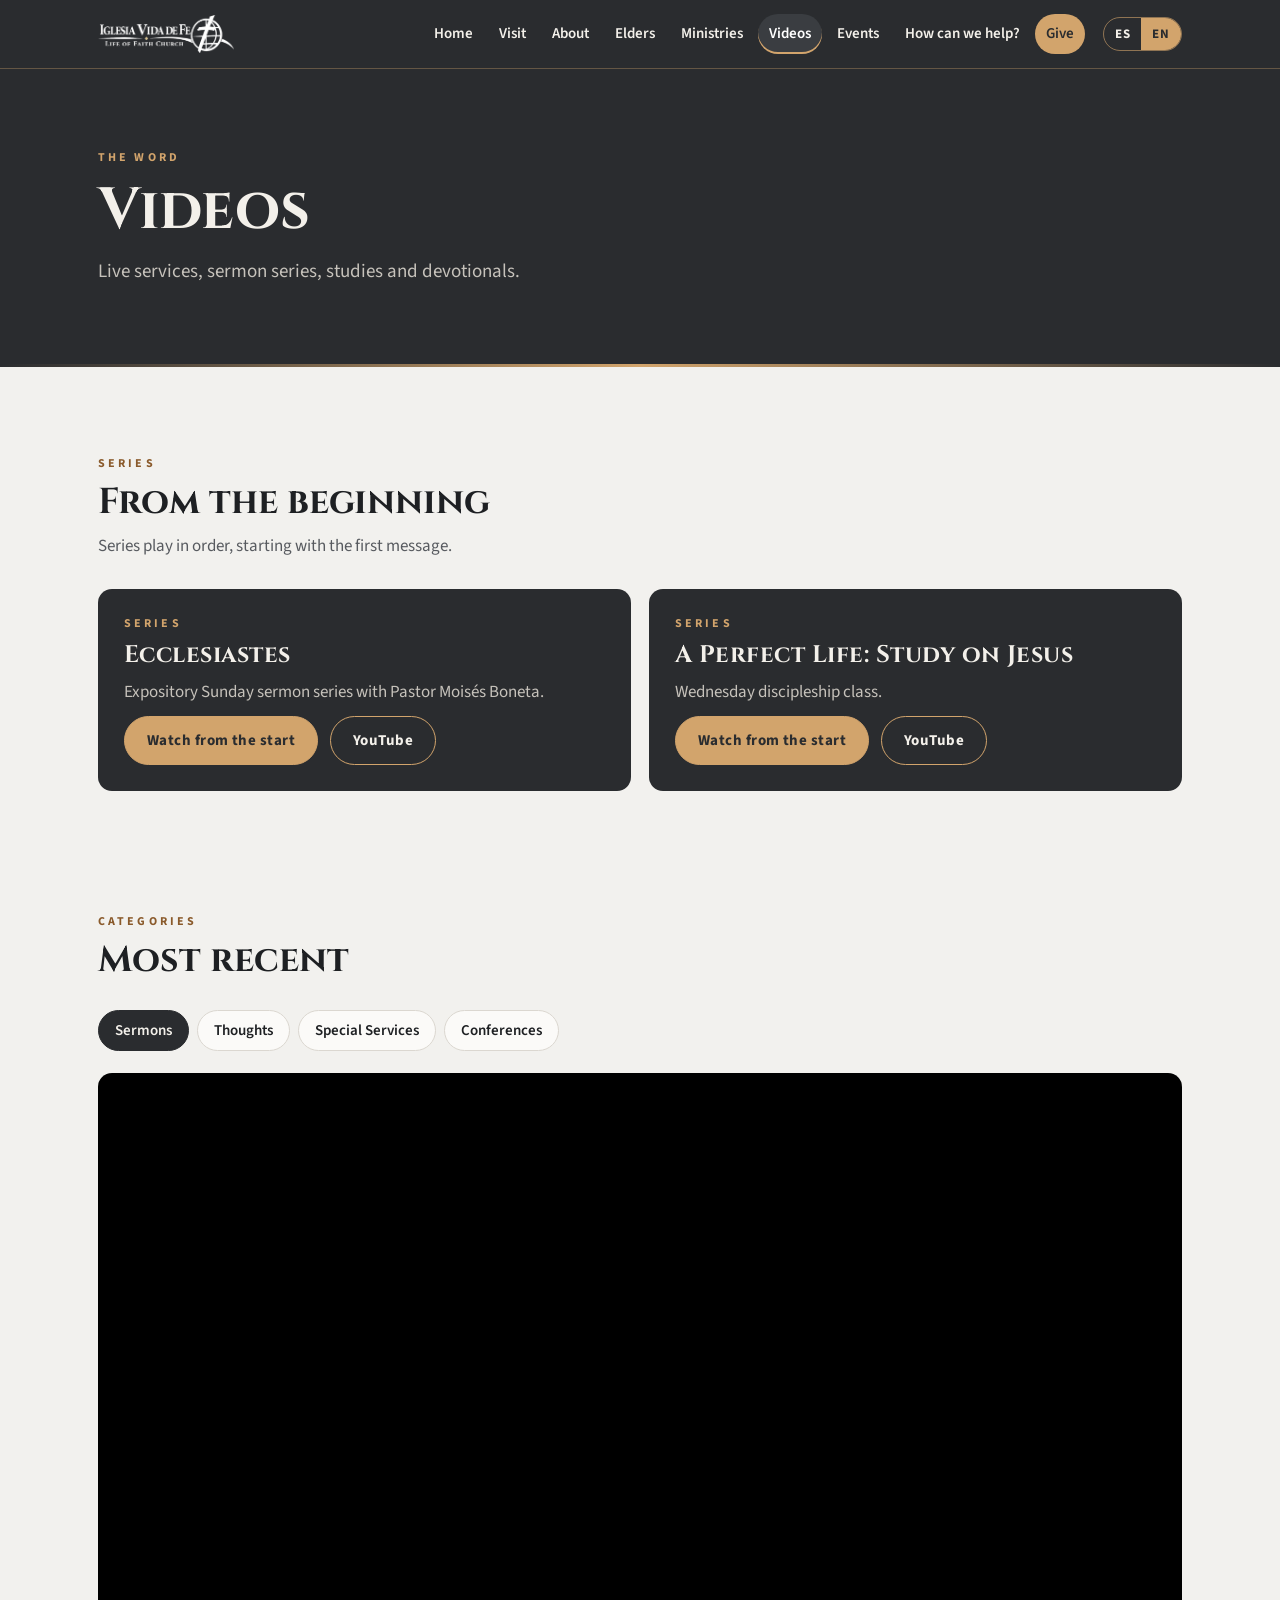
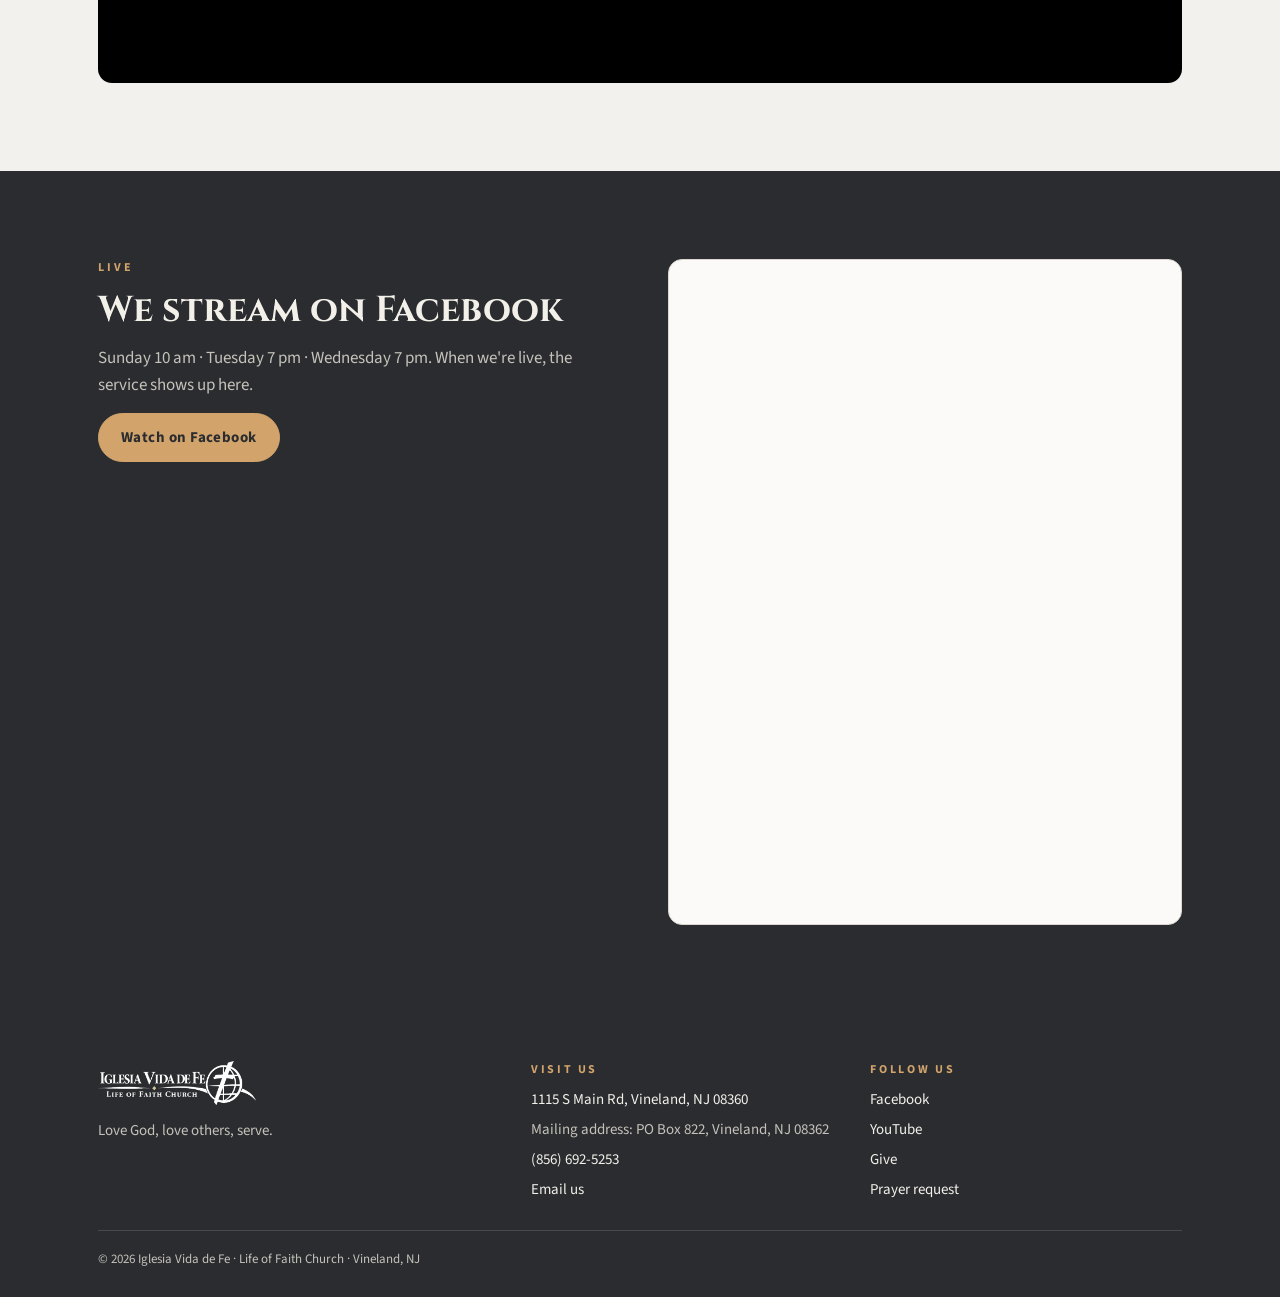
<file: videos.html>
<!doctype html>
<html lang="es" data-lang="es">
<head>
<meta charset="utf-8">
<meta name="viewport" content="width=device-width, initial-scale=1, viewport-fit=cover">
<title>Videos · Iglesia Vida de Fe</title>
<meta name="description" content="Cultos en vivo, sermones, series y estudios de la Iglesia Vida de Fe.">
<link rel="icon" href="img/favicon.png">
<link rel="preconnect" href="https://fonts.googleapis.com"><link rel="preconnect" href="https://fonts.gstatic.com" crossorigin>
<link rel="stylesheet" href="https://fonts.googleapis.com/css2?family=Cinzel:wght@600;700&family=Cormorant+Garamond:ital,wght@0,500;1,500&family=Source+Sans+3:wght@400;600;700&display=swap">
<link rel="stylesheet" href="css/styles.css">
</head>
<body data-page="videos">

<section class="page-hero">
  <div class="wrap">
    <div class="label"><span lang="es">La Palabra</span><span lang="en">The Word</span></div>
    <h1><span lang="es">Videos</span><span lang="en">Videos</span></h1>
    <p class="hero-sub" style="max-width:36em"><span lang="es">Cultos en vivo, series de predicaciones, estudios y pensamientos.</span><span lang="en">Live services, sermon series, studies and devotionals.</span></p>
  </div>
</section>

<main>
  <section class="section" id="series-sec">
    <div class="wrap">
      <div class="section-head reveal">
        <div class="label"><span lang="es">Series</span><span lang="en">Series</span></div>
        <h2><span lang="es">Desde el principio</span><span lang="en">From the beginning</span></h2>
        <p class="muted"><span lang="es">Las series se ven en orden, desde el primer mensaje.</span><span lang="en">Series play in order, starting with the first message.</span></p>
      </div>
      <div class="series" id="series"></div>
    </div>
  </section>

  <section class="section band-2" style="padding-top:0;background:transparent;color:inherit">
    <div class="wrap">
      <div class="section-head reveal">
        <div class="label"><span lang="es">Categorías</span><span lang="en">Categories</span></div>
        <h2><span lang="es">Lo más reciente</span><span lang="en">Most recent</span></h2>
      </div>
      <div class="tabs" role="tablist" id="tabs"></div>
      <div class="vgrid" id="grid"></div>
      <div id="fallback" hidden></div>
    </div>
  </section>

  <section class="section band" id="en-vivo">
    <div class="wrap split" style="align-items:start">
      <div class="stack reveal">
        <div class="label"><span lang="es">En vivo</span><span lang="en">Live</span></div>
        <h2><span lang="es">Transmitimos por Facebook</span><span lang="en">We stream on Facebook</span></h2>
        <p class="muted"><span lang="es">Domingo 10 am · Martes 7 pm · Miércoles 7 pm. Cuando estemos en vivo, el culto aparece aquí.</span><span lang="en">Sunday 10 am · Tuesday 7 pm · Wednesday 7 pm. When we're live, the service shows up here.</span></p>
        <div class="btn-row"><a class="btn wood" href="https://www.facebook.com/vidadefe.vinelandnj/live" target="_blank" rel="noopener" data-live><span lang="es">Ver en Facebook</span><span lang="en">Watch on Facebook</span></a></div>
      </div>
      <div class="fb-box reveal">
        <iframe title="Facebook en vivo" loading="lazy" src="https://www.facebook.com/plugins/page.php?href=https%3A%2F%2Fwww.facebook.com%2Fvidadefe.vinelandnj&tabs=timeline&width=500&height=640&small_header=true&adapt_container_width=true&hide_cover=true&show_facepile=false"></iframe>
      </div>
    </div>
  </section>
</main>

<div class="modal" id="modal" hidden role="dialog" aria-modal="true" aria-label="Video">
  <div class="box"><button class="close" type="button"><span lang="es">Cerrar</span><span lang="en">Close</span> ✕</button><div class="embed"><iframe id="player" title="Video" allow="autoplay; encrypted-media; picture-in-picture" allowfullscreen></iframe></div></div>
</div>

<script src="js/config.js"></script>
<script src="js/data.js"></script>
<script src="js/site.js"></script>
<script src="js/videos.js"></script>
</body>
</html>
</file>
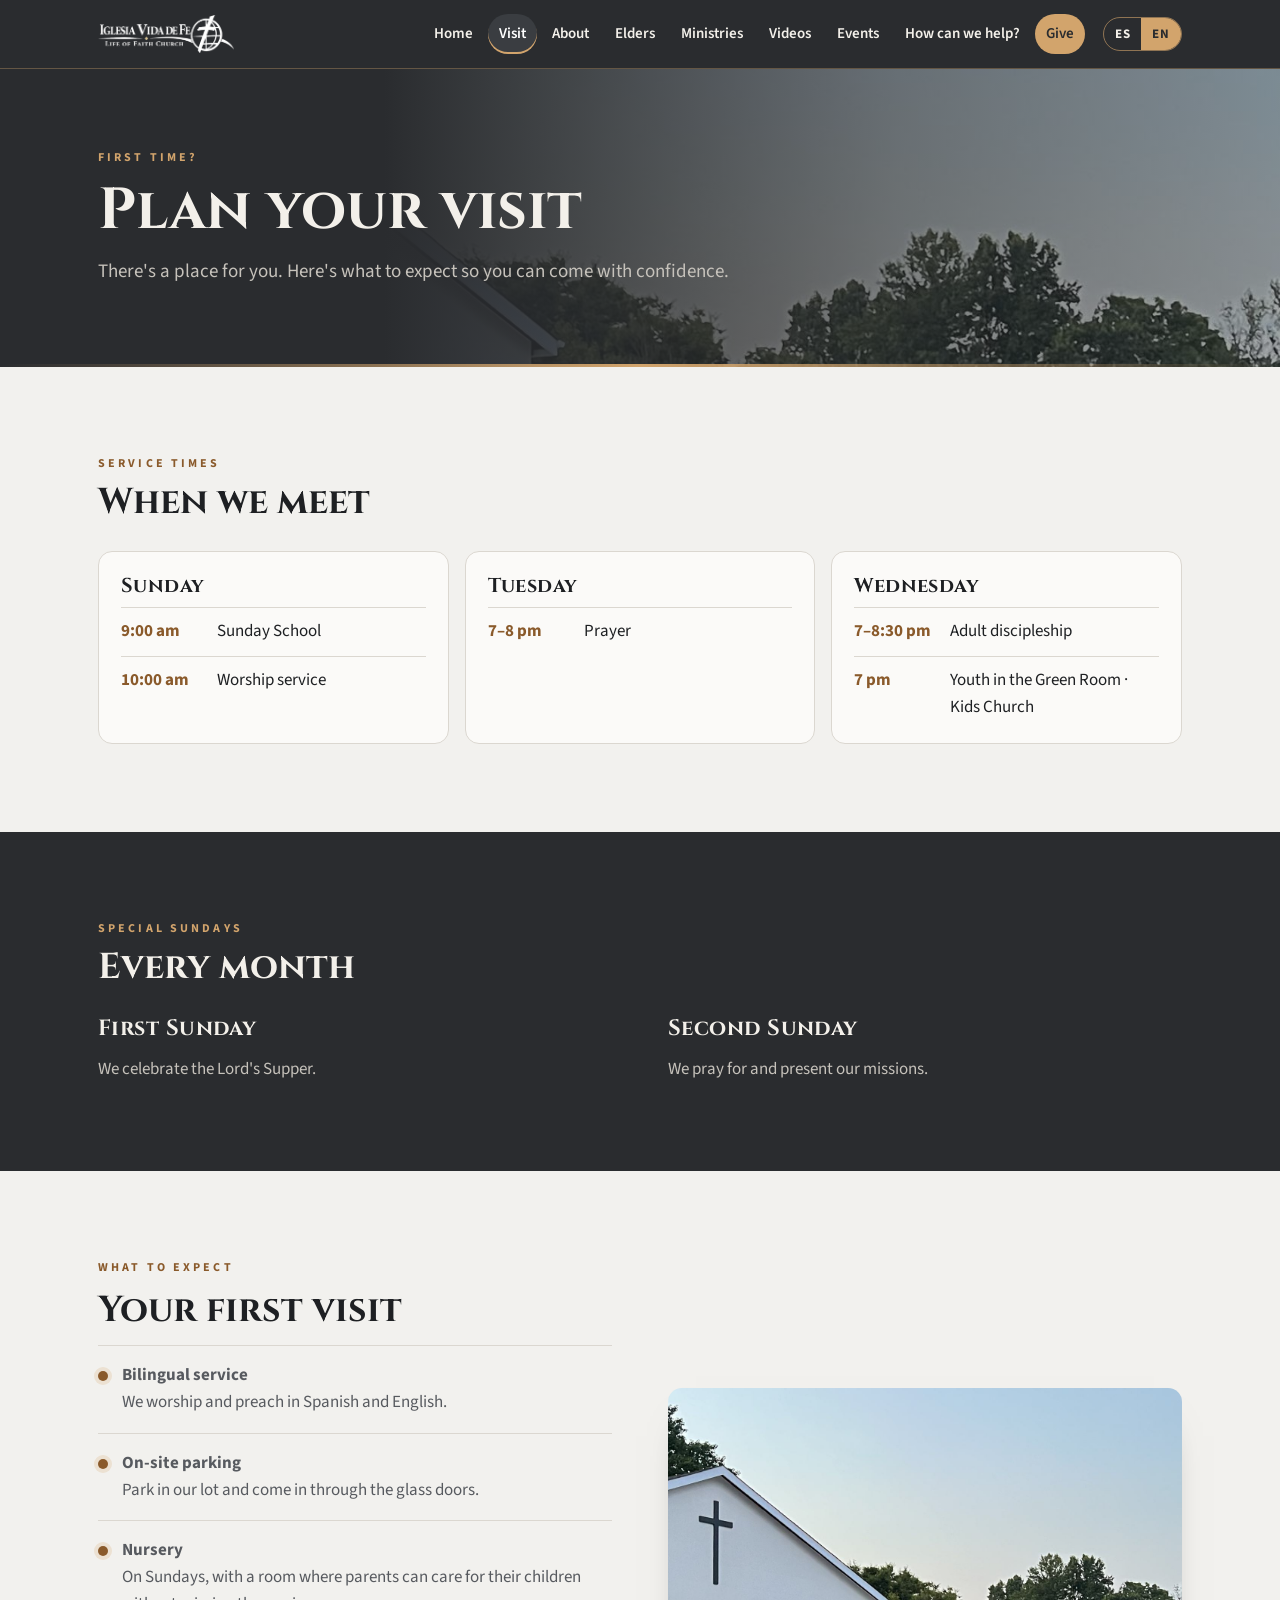
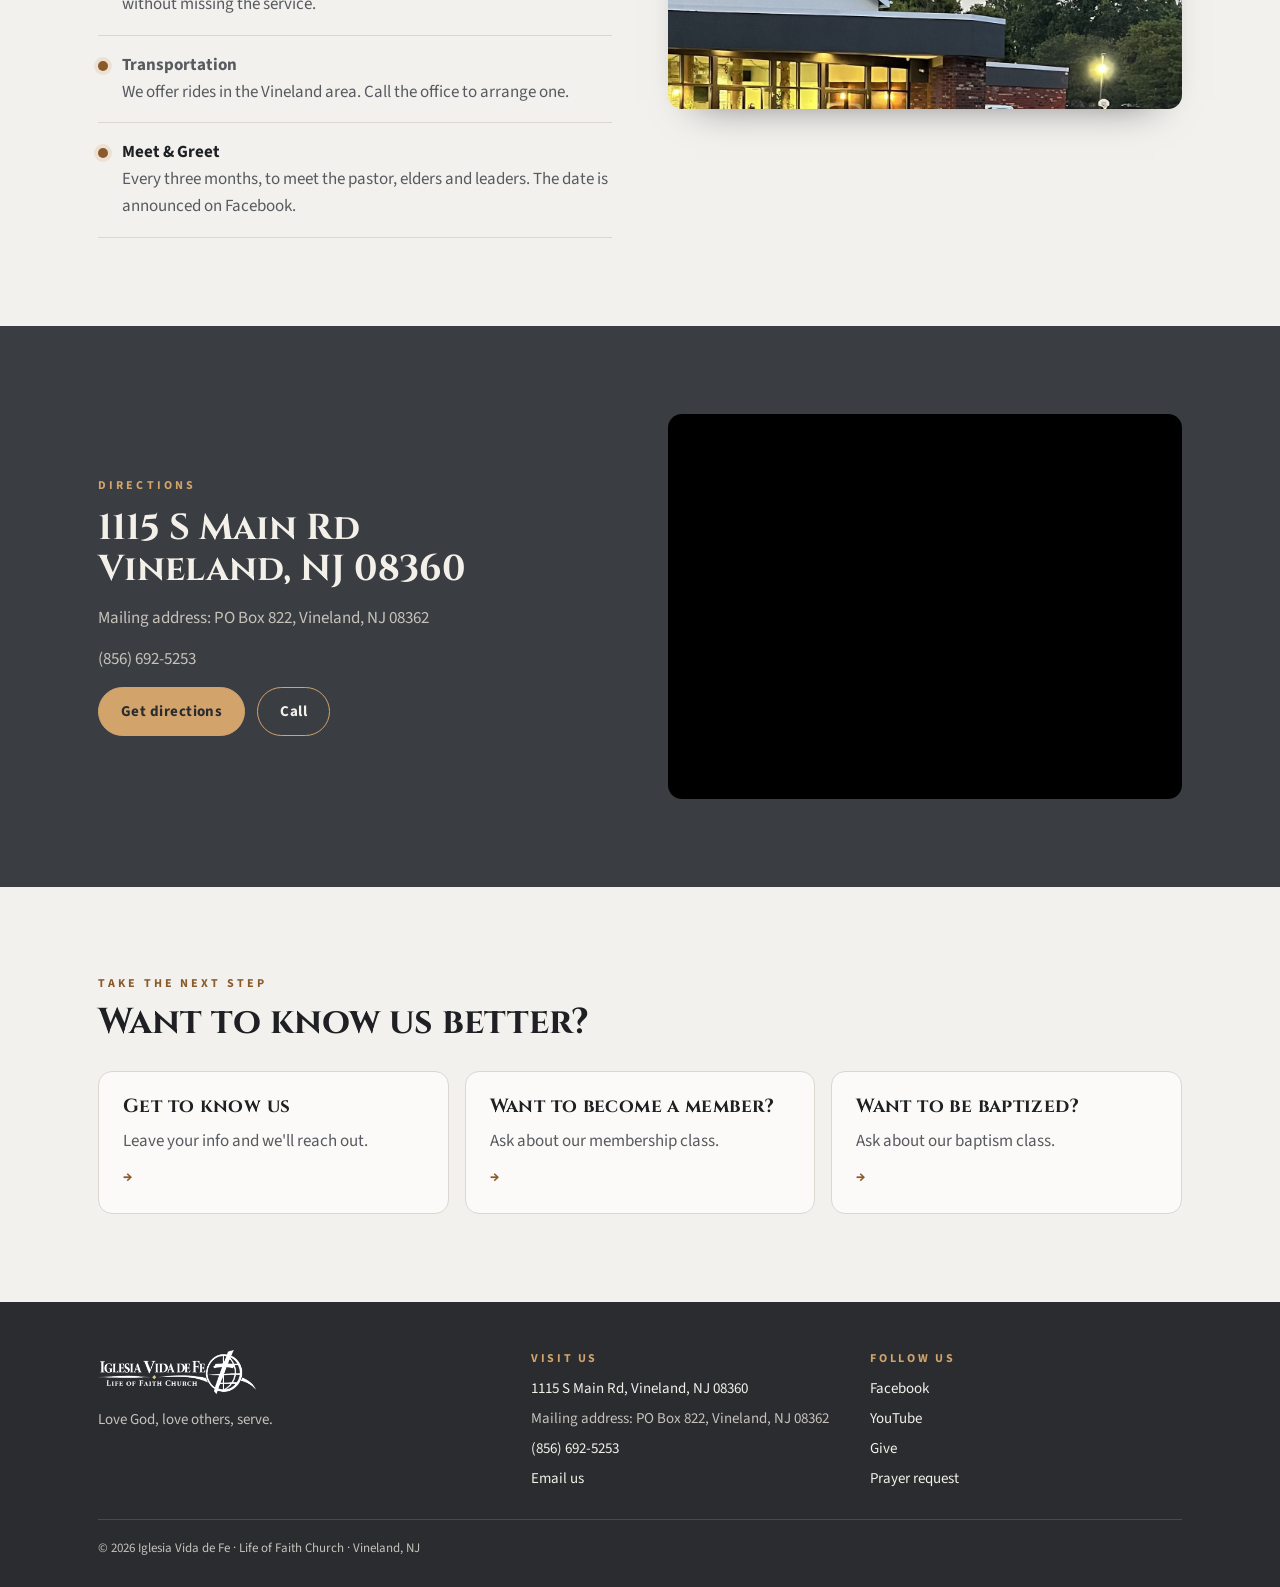
<file: visitanos.html>
<!doctype html>
<html lang="es" data-lang="es">
<head>
<meta charset="utf-8">
<meta name="viewport" content="width=device-width, initial-scale=1, viewport-fit=cover">
<title>Visítanos · Iglesia Vida de Fe</title>
<meta name="description" content="Horarios, dirección y qué esperar en tu primera visita a la Iglesia Vida de Fe en Vineland, NJ.">
<link rel="icon" href="img/favicon.png">
<link rel="preconnect" href="https://fonts.googleapis.com"><link rel="preconnect" href="https://fonts.gstatic.com" crossorigin>
<link rel="stylesheet" href="https://fonts.googleapis.com/css2?family=Cinzel:wght@600;700&family=Cormorant+Garamond:ital,wght@0,500;1,500&family=Source+Sans+3:wght@400;600;700&display=swap">
<link rel="stylesheet" href="css/styles.css">
</head>
<body data-page="visitanos">

<section class="page-hero">
  <div class="ph-bg" style="background-image:url(img/entrada.jpg)" aria-hidden="true"></div>
  <div class="wrap">
    <div class="label"><span lang="es">¿Primera vez?</span><span lang="en">First time?</span></div>
    <h1><span lang="es">Visítanos</span><span lang="en">Plan your visit</span></h1>
    <p class="hero-sub" style="max-width:34em"><span lang="es">Hay un lugar para ti. Te contamos qué esperar para que llegues con confianza.</span><span lang="en">There's a place for you. Here's what to expect so you can come with confidence.</span></p>
  </div>
</section>

<main>
  <section class="section">
    <div class="wrap">
      <div class="section-head reveal">
        <div class="label"><span lang="es">Horarios</span><span lang="en">Service times</span></div>
        <h2><span lang="es">Cuándo nos reunimos</span><span lang="en">When we meet</span></h2>
      </div>
      <div class="schedule">
        <div class="day reveal">
          <h3><span lang="es">Domingo</span><span lang="en">Sunday</span></h3>
          <div class="slot"><b>9:00 am</b><span><span lang="es">Escuela Dominical</span><span lang="en">Sunday School</span></span></div>
          <div class="slot"><b>10:00 am</b><span><span lang="es">Culto de adoración</span><span lang="en">Worship service</span></span></div>
        </div>
        <div class="day reveal">
          <h3><span lang="es">Martes</span><span lang="en">Tuesday</span></h3>
          <div class="slot"><b>7–8 pm</b><span><span lang="es">Oración</span><span lang="en">Prayer</span></span></div>
        </div>
        <div class="day reveal">
          <h3><span lang="es">Miércoles</span><span lang="en">Wednesday</span></h3>
          <div class="slot"><b>7–8:30 pm</b><span><span lang="es">Discipulado para adultos</span><span lang="en">Adult discipleship</span></span></div>
          <div class="slot"><b>7 pm</b><span><span lang="es">Jóvenes en el Green Room · Kids Church</span><span lang="en">Youth in the Green Room · Kids Church</span></span></div>
        </div>
      </div>
    </div>
  </section>

  <section class="section band">
    <div class="wrap">
      <div class="section-head reveal">
        <div class="label"><span lang="es">Domingos especiales</span><span lang="en">Special Sundays</span></div>
        <h2><span lang="es">Cada mes</span><span lang="en">Every month</span></h2>
      </div>
      <div class="verses-2">
        <div class="stack reveal"><h3 style="font-size:22px"><span lang="es">Primer domingo</span><span lang="en">First Sunday</span></h3><p class="muted"><span lang="es">Celebramos la Santa Cena.</span><span lang="en">We celebrate the Lord's Supper.</span></p></div>
        <div class="stack reveal"><h3 style="font-size:22px"><span lang="es">Segundo domingo</span><span lang="en">Second Sunday</span></h3><p class="muted"><span lang="es">Oramos y presentamos las misiones.</span><span lang="en">We pray for and present our missions.</span></p></div>
      </div>
    </div>
  </section>

  <section class="section">
    <div class="wrap split">
      <div class="stack reveal">
        <div class="label"><span lang="es">Qué esperar</span><span lang="en">What to expect</span></div>
        <h2><span lang="es">Tu primera visita</span><span lang="en">Your first visit</span></h2>
        <ul class="list">
          <li><i class="dot"></i><div><b><span lang="es">Culto bilingüe</span><span lang="en">Bilingual service</span></b><span><span lang="es">Adoramos y predicamos en español e inglés.</span><span lang="en">We worship and preach in Spanish and English.</span></span></div></li>
          <li><i class="dot"></i><div><b><span lang="es">Estacionamiento propio</span><span lang="en">On-site parking</span></b><span><span lang="es">Estaciona en nuestro estacionamiento y entra por las puertas de cristal.</span><span lang="en">Park in our lot and come in through the glass doors.</span></span></div></li>
          <li><i class="dot"></i><div><b><span lang="es">Guardería</span><span lang="en">Nursery</span></b><span><span lang="es">Los domingos, con un espacio para que los padres atiendan a sus hijos sin perderse el culto.</span><span lang="en">On Sundays, with a room where parents can care for their children without missing the service.</span></span></div></li>
          <li><i class="dot"></i><div><b><span lang="es">Transportación</span><span lang="en">Transportation</span></b><span><span lang="es">Ofrecemos transporte en el área de Vineland. Llama a la oficina para coordinar.</span><span lang="en">We offer rides in the Vineland area. Call the office to arrange one.</span></span></div></li>
          <li><i class="dot"></i><div><b>Meet &amp; Greet</b><span><span lang="es">Cada tres meses, para conocer al pastor, a los ancianos y a los líderes. La fecha se anuncia en Facebook.</span><span lang="en">Every three months, to meet the pastor, elders and leaders. The date is announced on Facebook.</span></span></div></li>
        </ul>
      </div>
      <div class="photo reveal" style="aspect-ratio:16/10"><img src="img/entrada.jpg" alt="Entrada de la Iglesia Vida de Fe con la cruz" loading="lazy"></div>
    </div>
  </section>

  <section class="section band-2">
    <div class="wrap split">
      <div class="stack reveal">
        <div class="label" style="color:#d2a46c"><span lang="es">Cómo llegar</span><span lang="en">Directions</span></div>
        <h2>1115 S Main Rd<br>Vineland, NJ 08360</h2>
        <p style="color:#c6c2bb"><span lang="es">Correo postal: PO Box 822, Vineland, NJ 08362</span><span lang="en">Mailing address: PO Box 822, Vineland, NJ 08362</span></p>
        <p style="color:#c6c2bb">(856) 692-5253</p>
        <div class="btn-row">
          <a class="btn wood" href="https://www.google.com/maps/search/?api=1&amp;query=1115+S+Main+Rd+Vineland+NJ+08360" target="_blank" rel="noopener"><span lang="es">Cómo llegar</span><span lang="en">Get directions</span></a>
          <a class="btn ghost" style="color:#f3f0ea;border-color:#d2a46c" href="tel:+18566925253"><span lang="es">Llamar</span><span lang="en">Call</span></a>
        </div>
      </div>
      <div class="embed reveal" style="aspect-ratio:4/3"><iframe title="Mapa de la Iglesia Vida de Fe" loading="lazy" src="https://www.google.com/maps?q=1115+S+Main+Rd,+Vineland,+NJ+08360&amp;output=embed"></iframe></div>
    </div>
  </section>

  <section class="section">
    <div class="wrap">
      <div class="section-head reveal">
        <div class="label"><span lang="es">Da el siguiente paso</span><span lang="en">Take the next step</span></div>
        <h2><span lang="es">¿Quieres conocernos más?</span><span lang="en">Want to know us better?</span></h2>
      </div>
      <div class="cards">
        <a class="card reveal" href="ayuda.html#conocer"><h3><span lang="es">Conocer la iglesia</span><span lang="en">Get to know us</span></h3><p class="muted"><span lang="es">Déjanos tus datos y te contactamos.</span><span lang="en">Leave your info and we'll reach out.</span></p><span class="more">→</span></a>
        <a class="card reveal" href="ayuda.html#membresia"><h3><span lang="es">¿Quieres ser miembro?</span><span lang="en">Want to become a member?</span></h3><p class="muted"><span lang="es">Pide información sobre la clase de membresía.</span><span lang="en">Ask about our membership class.</span></p><span class="more">→</span></a>
        <a class="card reveal" href="ayuda.html#bautismo"><h3><span lang="es">¿Quieres bautizarte?</span><span lang="en">Want to be baptized?</span></h3><p class="muted"><span lang="es">Pide información sobre la clase de bautismo.</span><span lang="en">Ask about our baptism class.</span></p><span class="more">→</span></a>
      </div>
    </div>
  </section>
</main>

<script src="js/config.js"></script>
<script src="js/site.js"></script>
</body>
</html>
</file>
<file: css/styles.css>
/* Iglesia Vida de Fe / Life of Faith Church
   Colores tomados del templo: gris carbón (exterior), gris claro (paredes), madera (cruz, bancas, techo). */
:root{
  --bg:#f2f1ee; --surface:#fbfaf8; --ink:#1e2023; --muted:#575a5f; --line:#dbd7d0;
  --char:#2a2c2f; --char-2:#3a3d41; --on-char:#f3f0ea; --on-char-muted:#c6c2bb;
  --wood:#8a5a2b; --wood-bright:#d2a46c; --wood-soft:#ece1d2;
  --f-display:"Cinzel","Trajan Pro",Georgia,serif;
  --f-verse:"Cormorant Garamond",Georgia,"Times New Roman",serif;
  --f-body:"Source Sans 3","Segoe UI",system-ui,sans-serif;
  --radius:14px; --max:1120px;
  color-scheme:light;
}
*{box-sizing:border-box}
html{scroll-behavior:smooth}
body{margin:0;background:var(--bg);color:var(--ink);font-family:var(--f-body);font-size:17px;line-height:1.6;-webkit-font-smoothing:antialiased}
img{max-width:100%;display:block}
a{color:var(--wood)}
a:hover{color:var(--char)}
:focus-visible{outline:2px solid var(--wood-bright);outline-offset:3px;border-radius:4px}
h1,h2,h3{font-family:var(--f-display);line-height:1.15;text-wrap:balance;margin:0}
h2{font-size:clamp(26px,3.6vw,36px);font-weight:700}
h3{font-size:19px;font-weight:700;letter-spacing:.02em}
p{margin:0}
.wrap{max-width:var(--max);margin:0 auto;padding-left:max(18px,env(safe-area-inset-left,0px));padding-right:max(18px,env(safe-area-inset-right,0px))}
.narrow{max-width:760px}
.label{font:700 12px var(--f-body);letter-spacing:.26em;text-transform:uppercase;color:var(--wood)}
.lead{font-size:clamp(18px,2vw,20px);color:var(--ink);max-width:40em}
.muted{color:var(--muted)}
.stack{display:grid;gap:14px}
.section{padding-block:clamp(48px,8vw,88px)}
.section-head{display:grid;gap:10px;margin-bottom:28px}
.band{background:var(--char);color:var(--on-char)}
.band .label{color:var(--wood-bright)}
.band .muted{color:var(--on-char-muted)}
.band-2{background:var(--char-2);color:var(--on-char)}

/* idiomas */
html[data-lang="es"] body [lang="en"]{display:none!important}
html[data-lang="en"] body [lang="es"]{display:none!important}

/* ---------- encabezado ---------- */
body::before{content:"";position:fixed;inset:0 0 auto;height:env(safe-area-inset-top,0px);z-index:60;background:var(--char)}
.site-header{position:sticky;top:env(safe-area-inset-top,0px);z-index:50;background:var(--char);color:var(--on-char);border-bottom:1px solid rgba(210,164,108,.35)}
.site-header .wrap{display:flex;align-items:center;gap:18px;min-height:68px}
.brand img{height:38px;width:auto}
.nav{display:flex;gap:4px;margin-left:auto;align-items:center}
.nav a{color:var(--on-char);text-decoration:none;font-weight:600;font-size:15px;padding:8px 11px;border-radius:999px;transition:background .2s}
.nav a:hover,.nav a[aria-current="page"]{background:var(--char-2);color:#fff}
.nav a[aria-current="page"]{box-shadow:inset 0 -2px 0 var(--wood-bright)}
.btn-give{background:var(--wood-bright)!important;color:var(--char)!important}
.lang{display:flex;border:1px solid rgba(210,164,108,.6);border-radius:999px;overflow:hidden;flex:none}
.lang button{background:transparent;border:0;color:var(--on-char);font:700 13px var(--f-body);letter-spacing:.06em;padding:7px 11px;cursor:pointer}
.lang button[aria-pressed="true"]{background:var(--wood-bright);color:var(--char)}
.menu-btn{display:none;background:transparent;border:1px solid rgba(243,240,234,.35);color:var(--on-char);border-radius:10px;width:44px;height:40px;cursor:pointer}
@media (max-width:980px){
  .nav{position:fixed;inset:calc(68px + env(safe-area-inset-top,0px)) 0 auto 0;flex-direction:column;align-items:stretch;background:var(--char);padding:12px max(18px,env(safe-area-inset-right,0px)) 22px max(18px,env(safe-area-inset-left,0px));gap:2px;border-bottom:1px solid rgba(210,164,108,.35);transform:translateY(-8px);opacity:0;pointer-events:none;transition:.25s}
  .nav.open{transform:none;opacity:1;pointer-events:auto}
  .nav a{font-size:17px;padding:12px 14px;border-radius:10px}
  .menu-btn{display:grid;place-items:center;margin-left:auto}
  .lang{margin-left:0}
}

/* ---------- botones ---------- */
.btn{display:inline-flex;align-items:center;justify-content:center;gap:10px;font:700 15px var(--f-body);letter-spacing:.03em;text-decoration:none;padding:13px 22px;border-radius:999px;background:var(--char);color:var(--on-char);border:1px solid var(--char);cursor:pointer;position:relative;overflow:hidden;transition:transform .2s,background .2s;min-height:46px}
.btn::after{content:"";position:absolute;inset:0;background:linear-gradient(110deg,transparent 30%,rgba(210,164,108,.45) 50%,transparent 70%);transform:translateX(-120%);transition:transform .7s}
.btn:hover{transform:translateY(-2px);color:#fff}.btn:hover::after{transform:translateX(120%)}
.btn.wood{background:var(--wood-bright);border-color:var(--wood-bright);color:var(--char)}
.btn.ghost{background:transparent;color:var(--ink);border-color:var(--wood)}
.btn.ghost:hover{color:var(--ink)}
.band .btn.ghost{color:var(--on-char);border-color:var(--wood-bright)}
.btn-row{display:flex;gap:12px;flex-wrap:wrap}
.live-dot{width:9px;height:9px;border-radius:50%;background:#d94a3d;box-shadow:0 0 0 0 rgba(217,74,61,.6);animation:pulse 1.6s infinite}
@keyframes pulse{70%{box-shadow:0 0 0 10px rgba(217,74,61,0)}100%{box-shadow:0 0 0 0 rgba(217,74,61,0)}}

/* ---------- inicio ---------- */
.hero{position:relative;overflow:hidden;background:var(--char);color:var(--on-char)}
.hero-bg{position:absolute;inset:-4%;background:url(../img/santuario.jpg) center 45%/cover;filter:grayscale(.2);animation:kb 14s ease-out both}
.hero::after{content:"";position:absolute;inset:0;background:linear-gradient(180deg,rgba(42,44,47,.55),rgba(42,44,47,.78) 70%,var(--char))}
.hero .wrap{position:relative;z-index:1;display:grid;justify-items:center;text-align:center;gap:20px;padding-block:clamp(70px,13vw,150px) clamp(60px,9vw,110px)}
.hero-logo{width:min(560px,86vw);animation:rise 1.1s cubic-bezier(.2,.8,.2,1) .2s both}
.hero-title{font-family:var(--f-verse);font-style:italic;font-weight:500;font-size:clamp(34px,6vw,62px);line-height:1.05;animation:rise 1s cubic-bezier(.2,.8,.2,1) .7s both}
.hero-sub{color:var(--on-char-muted);font-size:clamp(16px,2vw,19px);animation:rise 1s ease 1s both}
.gold-rule{height:2px;width:min(320px,60vw);background:linear-gradient(90deg,transparent,var(--wood-bright),transparent);animation:grow .9s ease 1.15s both}
.hero .btn-row{justify-content:center;animation:rise 1s ease 1.35s both}
@keyframes kb{from{transform:scale(1.15)}to{transform:scale(1.02)}}
@keyframes rise{from{opacity:0;transform:translateY(22px)}to{opacity:1;transform:none}}
@keyframes grow{from{transform:scaleX(0)}to{transform:scaleX(1)}}

.schedule{display:grid;grid-template-columns:repeat(3,minmax(0,1fr));gap:16px}
.day{background:var(--surface);border:1px solid var(--line);border-radius:var(--radius);padding:22px;display:grid;gap:10px;align-content:start}
.day h3{font-size:20px}
.slot{display:grid;grid-template-columns:86px 1fr;gap:10px;align-items:baseline;border-top:1px solid var(--line);padding-top:10px}
.slot b{font-variant-numeric:tabular-nums;color:var(--wood)}
@media (max-width:820px){.schedule{grid-template-columns:1fr}}

.cards{display:grid;grid-template-columns:repeat(3,minmax(0,1fr));gap:16px}
.card{background:var(--surface);border:1px solid var(--line);border-radius:var(--radius);padding:24px;display:grid;gap:10px;align-content:start;text-decoration:none;color:var(--ink);transition:transform .3s,box-shadow .3s,border-color .3s}
a.card:hover{transform:translateY(-4px);border-color:var(--wood);box-shadow:0 14px 30px -20px rgba(42,44,47,.6);color:var(--ink)}
.card .more{font-weight:700;color:var(--wood);font-size:15px}
@media (max-width:900px){.cards{grid-template-columns:repeat(2,minmax(0,1fr))}}
@media (max-width:560px){.cards{grid-template-columns:1fr}}

.split{display:grid;grid-template-columns:1fr 1fr;gap:clamp(24px,5vw,56px);align-items:center}
.split>*{min-width:0}
@media (max-width:820px){.split{grid-template-columns:1fr}}
.photo{border-radius:var(--radius);overflow:hidden;box-shadow:0 20px 40px -28px rgba(0,0,0,.6)}
.photo img{width:100%;height:100%;object-fit:cover}

.verse{font-family:var(--f-verse);font-style:italic;font-size:clamp(22px,3vw,30px);line-height:1.35;margin:0}
.verse cite{display:block;margin-top:10px;font:600 12px var(--f-body);font-style:normal;letter-spacing:.2em;text-transform:uppercase;color:var(--wood)}
.band .verse cite,.page-hero .verse cite{color:var(--wood-bright)}
.verses-2{display:grid;grid-template-columns:1fr 1fr;gap:clamp(20px,5vw,56px)}
@media (max-width:720px){.verses-2{grid-template-columns:1fr}}

.embed{position:relative;border-radius:var(--radius);overflow:hidden;background:#000;aspect-ratio:16/9;max-width:100%}
.embed iframe{position:absolute;inset:0;width:100%;height:100%;border:0}
.fb-box{background:var(--surface);border:1px solid var(--line);border-radius:var(--radius);padding:12px;display:grid;justify-items:center;gap:12px}
.fb-box iframe{border:0;width:100%;max-width:500px;height:640px}

/* ---------- interiores ---------- */
.page-hero{background:var(--char);color:var(--on-char);position:relative;overflow:hidden}
.page-hero::after{content:"";position:absolute;inset:auto 0 0;height:3px;background:linear-gradient(90deg,transparent,var(--wood-bright),transparent)}
.page-hero .wrap{padding-block:clamp(44px,7vw,80px);display:grid;gap:12px;position:relative;z-index:1}
.page-hero h1{font-size:clamp(32px,6vw,58px);font-weight:700}
.page-hero .label{color:var(--wood-bright)}
.ph-bg{position:absolute;inset:0;background-position:center;background-size:cover}
.ph-bg::after{content:"";position:absolute;inset:0;background:linear-gradient(90deg,var(--char) 30%,rgba(42,44,47,.6) 70%,rgba(42,44,47,.4))}
@media (max-width:700px){.ph-bg::after{background:rgba(42,44,47,.72)}}
.back{display:inline-flex;align-items:center;gap:8px;color:var(--on-char);text-decoration:none;font-weight:600;font-size:15px;padding:8px 14px 8px 10px;border:1px solid rgba(243,240,234,.3);border-radius:999px;width:max-content}
.back:hover{color:#fff;background:var(--char-2)}

.list{list-style:none;margin:0;padding:0}
.list li{display:grid;grid-template-columns:auto 1fr;gap:14px;padding:16px 0;border-top:1px solid var(--line)}
.list li:last-child{border-bottom:1px solid var(--line)}
.list .dot{width:10px;height:10px;margin-top:9px;border-radius:50%;background:var(--wood);box-shadow:0 0 0 4px var(--wood-soft)}
.list b{display:block}
.list span{color:var(--muted)}

.elders{display:grid;grid-template-columns:repeat(2,minmax(0,1fr));gap:20px}
@media (max-width:700px){.elders{grid-template-columns:1fr}}
.elder{background:var(--surface);border:1px solid var(--line);border-radius:var(--radius);padding:22px;display:grid;gap:10px;justify-items:center;text-align:center}
.elder{padding:0;overflow:hidden;align-content:start;justify-items:stretch;text-align:left}
.elder img{width:100%;height:auto;aspect-ratio:616/684;object-fit:cover;object-position:center top}
.elder .ph{display:grid;place-items:center;background:var(--char-2);color:var(--on-char);font:700 34px var(--f-display)}
.elder .role{font-size:15px;color:var(--wood);font-weight:600}
.elder .bio{font-size:15px;color:var(--muted)}
.elder.lead-elder{grid-column:1/-1;grid-template-columns:minmax(0,360px) 1fr;justify-items:start;text-align:left;align-items:center;gap:28px}
.elder.lead-elder img{width:100%}
.elder.lead-elder .stack{padding:24px 28px 24px 0}
.elder .fam{font-size:15px;font-style:italic;font-family:var(--f-verse);font-size:18px;color:var(--ink)}
.elder .since{font-size:13px;font-weight:700;letter-spacing:.04em;color:var(--muted)}
.elder-verse{margin:2px 0 0;padding-left:12px;border-left:2px solid var(--wood-soft);font-family:var(--f-verse);font-style:italic;font-size:17px;line-height:1.4;color:var(--ink)}
.elder-verse cite{display:block;font:700 11px var(--f-body);font-style:normal;letter-spacing:.18em;text-transform:uppercase;color:var(--wood);margin-top:4px}
.tags{list-style:none;margin:4px 0 0;padding:0;display:flex;flex-wrap:wrap;gap:6px}
.tags li{font-size:12px;font-weight:700;letter-spacing:.06em;text-transform:uppercase;color:var(--wood);background:var(--wood-soft);border-radius:999px;padding:4px 10px}
@media (max-width:620px){.elder.lead-elder{grid-template-columns:1fr}.elder.lead-elder .stack{padding:0 20px 22px}}

.creed{counter-reset:c;list-style:none;margin:0;padding:0;display:grid;gap:0}
.creed li{padding:22px 0;border-top:1px solid var(--line);display:grid;grid-template-columns:44px 1fr;gap:14px}
.creed li::before{counter-increment:c;content:counter(c);font:700 18px var(--f-display);color:var(--wood);width:36px;height:36px;border-radius:50%;border:1px solid var(--wood);display:grid;place-items:center}
.creed .ref{display:block;margin-top:6px;font-size:14px;color:var(--wood);font-weight:600}

.elders-row{display:grid;grid-template-columns:repeat(5,minmax(0,1fr));gap:16px}
.elder-mini{display:grid;justify-items:center;gap:6px;text-align:center;text-decoration:none;color:var(--ink);padding:18px 10px;border-radius:var(--radius);transition:background .3s,transform .3s}
.elder-mini:hover{background:var(--surface);transform:translateY(-4px);color:var(--ink)}
.elder-mini img{width:100%;height:auto;aspect-ratio:616/684;border-radius:12px;object-fit:cover;object-position:center top}
.elder-mini span{font-size:14px;color:var(--wood);font-weight:600}
@media (max-width:820px){.elders-row{grid-template-columns:repeat(3,minmax(0,1fr))}}
@media (max-width:520px){.elders-row{grid-template-columns:repeat(2,minmax(0,1fr))}}
.section[id]{scroll-margin-top:80px}

/* ministerios */
.min-grid{display:grid;grid-template-columns:repeat(3,minmax(0,1fr));gap:16px}
.min-card{background:var(--surface);border:1px solid var(--line);border-radius:var(--radius);padding:24px;display:grid;gap:8px;align-content:start;text-decoration:none;color:var(--ink);position:relative;overflow:hidden;transition:transform .3s,box-shadow .3s,border-color .3s}
.min-card::before{content:"";position:absolute;left:0;right:0;top:0;height:3px;background:var(--wood-bright);transform:scaleX(0);transform-origin:left;transition:transform .4s}
.min-card:hover{transform:translateY(-4px);border-color:var(--wood);box-shadow:0 14px 30px -20px rgba(42,44,47,.6);color:var(--ink)}
.min-card:hover::before{transform:none}
.min-card .eyebrow{font:700 11px var(--f-body);letter-spacing:.22em;text-transform:uppercase;color:var(--muted)}
.min-card h3{font-size:21px}
.min-card .en{font-family:var(--f-verse);font-style:italic;font-size:18px;color:var(--wood)}
.min-card img{height:64px;width:auto;margin-bottom:4px}
@media (max-width:900px){.min-grid{grid-template-columns:repeat(2,minmax(0,1fr))}}
@media (max-width:560px){.min-grid{grid-template-columns:1fr}}

/* intro animada (ministerios) */
.intro{position:fixed;inset:0;z-index:80;background:radial-gradient(90% 80% at 50% 45%,rgba(42,44,47,.82),var(--char) 85%),url(../img/santuario.jpg) center/cover;color:var(--on-char);display:grid;place-items:center;padding:24px max(18px,env(safe-area-inset-right,0px)) 24px max(18px,env(safe-area-inset-left,0px));animation:introOut .9s cubic-bezier(.7,0,.2,1) var(--out,4.4s) both}
.intro-inner{display:grid;justify-items:center;gap:16px;text-align:center;max-width:920px;width:100%}
.intro .i-logo{width:min(180px,40vw);animation:fum 1s cubic-bezier(.2,.9,.25,1.15) .15s both}
.intro .i-eyebrow{font:600 13px var(--f-body);letter-spacing:.32em;text-transform:uppercase;color:var(--wood-bright);animation:fadeIn .6s ease .3s both}
.intro .i-name{font-family:var(--f-display);font-weight:700;font-size:clamp(34px,8vw,84px);line-height:1.04;text-wrap:balance}
.intro .ch{display:inline-block;white-space:pre;animation:letter .55s cubic-bezier(.2,.8,.2,1) both;animation-delay:calc(var(--start,.5s) + var(--i) * 50ms)}
.intro .i-sub{font-family:var(--f-verse);font-style:italic;font-size:clamp(20px,3vw,30px);color:var(--on-char-muted);animation:fadeIn .8s ease var(--sub,1.6s) both}
.intro .gold-rule{animation-delay:var(--sub,1.6s)}
.intro .i-verses{display:grid;grid-template-columns:1fr 1fr;gap:22px;width:100%;margin-top:4px}
.intro .i-v{font-family:var(--f-verse);font-style:italic;font-size:clamp(17px,2.3vw,22px);line-height:1.35}
.intro .i-v cite{display:block;font:600 12px var(--f-body);font-style:normal;letter-spacing:.2em;text-transform:uppercase;color:var(--wood-bright);margin-top:6px}
.intro .i-v.l{text-align:right;animation:fromLeft .9s cubic-bezier(.2,.8,.2,1) var(--v1,2.1s) both}
.intro .i-v.r{text-align:left;animation:fromRight .9s cubic-bezier(.2,.8,.2,1) var(--v2,2.45s) both}
.intro .skip{position:absolute;right:max(18px,env(safe-area-inset-right,0px));bottom:calc(18px + env(safe-area-inset-bottom,0px));background:transparent;border:1px solid rgba(243,240,234,.4);color:var(--on-char);border-radius:999px;padding:8px 16px;font:600 14px var(--f-body);cursor:pointer}
.intro.gone{display:none}
@media (max-width:640px){.intro .i-verses{grid-template-columns:1fr}.intro .i-v.l,.intro .i-v.r{text-align:center}}
@keyframes fum{0%{opacity:0;transform:scale(2.3);filter:blur(10px)}60%{opacity:1;filter:none}100%{transform:none}}
@keyframes letter{from{opacity:0;transform:translateY(.45em) rotateX(70deg);filter:blur(6px)}to{opacity:1;transform:none;filter:none}}
@keyframes fadeIn{from{opacity:0}to{opacity:1}}
@keyframes fromLeft{from{opacity:0;transform:translateX(-70px)}to{opacity:1;transform:none}}
@keyframes fromRight{from{opacity:0;transform:translateX(70px)}to{opacity:1;transform:none}}
@keyframes introOut{0%{transform:none;visibility:visible}100%{transform:translateY(-101%);visibility:hidden}}

.min-hero-logo{height:110px;width:auto}
.months{display:grid;grid-template-columns:repeat(6,minmax(0,1fr));gap:8px;margin:14px 0 10px}
.m{text-align:center;font:700 13px var(--f-body);letter-spacing:.06em;padding:10px 0;border-radius:10px;border:1px dashed var(--line);color:var(--muted)}
.m.on{background:var(--char);color:var(--on-char);border:1px solid var(--char)}

/* videos */
.tabs{display:flex;gap:8px;flex-wrap:wrap;margin-bottom:22px}
.tab{border:1px solid var(--line);background:var(--surface);color:var(--ink);border-radius:999px;padding:9px 16px;font:600 15px var(--f-body);cursor:pointer}
.tab[aria-selected="true"]{background:var(--char);color:var(--on-char);border-color:var(--char)}
.vgrid{display:grid;grid-template-columns:repeat(3,minmax(0,1fr));gap:18px}
.vcard{background:var(--surface);border:1px solid var(--line);border-radius:var(--radius);overflow:hidden;text-align:left;padding:0;cursor:pointer;font:inherit;color:inherit;display:grid;transition:transform .3s,box-shadow .3s}
.vcard:hover{transform:translateY(-4px);box-shadow:0 14px 30px -20px rgba(42,44,47,.6)}
.vcard .thumb{aspect-ratio:16/9;background:#111 center/cover;position:relative}
.vcard .thumb::after{content:"";position:absolute;inset:0;margin:auto;width:54px;height:54px;border-radius:50%;background:rgba(42,44,47,.78) url("data:image/svg+xml,%3Csvg xmlns='http://www.w3.org/2000/svg' viewBox='0 0 24 24'%3E%3Cpath d='M9 7l8 5-8 5z' fill='%23f3f0ea'/%3E%3C/svg%3E") center/26px no-repeat}
.vcard .meta{padding:14px 16px;display:grid;gap:4px}
.vcard .meta b{font-size:16px;line-height:1.35}
.vcard .meta span{font-size:14px;color:var(--muted)}
.series{display:grid;grid-template-columns:repeat(2,minmax(0,1fr));gap:18px;margin-bottom:34px}
.serie{background:var(--char);color:var(--on-char);border-radius:var(--radius);padding:26px;display:grid;gap:10px;align-content:start}
.serie .label{color:var(--wood-bright)}
.serie h3{font-size:24px}
@media (max-width:900px){.vgrid{grid-template-columns:repeat(2,minmax(0,1fr))}}
@media (max-width:620px){.vgrid,.series{grid-template-columns:1fr}}
.modal{position:fixed;inset:0;z-index:90;background:rgba(15,16,18,.86);display:grid;place-items:center;padding:20px}
.modal[hidden]{display:none}
.modal .box{width:min(960px,100%)}
.modal .close{display:block;margin:0 0 10px auto;background:transparent;border:1px solid rgba(243,240,234,.4);color:#f3f0ea;border-radius:999px;padding:8px 16px;font:600 14px var(--f-body);cursor:pointer}

/* formularios */
.forms-nav{display:grid;grid-template-columns:repeat(4,minmax(0,1fr));gap:12px;margin-bottom:28px}
.forms-nav button{background:var(--surface);border:1px solid var(--line);border-radius:12px;padding:16px;text-align:left;font:600 16px var(--f-body);color:var(--ink);cursor:pointer;display:grid;gap:4px}
.forms-nav button small{font-weight:400;color:var(--muted);font-size:14px}
.forms-nav button[aria-selected="true"]{border-color:var(--wood);box-shadow:inset 0 0 0 1px var(--wood);background:#fff}
@media (max-width:900px){.forms-nav{grid-template-columns:repeat(2,minmax(0,1fr))}}
form.vdf{background:var(--surface);border:1px solid var(--line);border-radius:var(--radius);padding:clamp(20px,4vw,34px);display:grid;gap:18px}
.field{display:grid;gap:6px}
.field label,.field legend{font-weight:700;font-size:15px}
.field input,.field select,.field textarea{font:inherit;font-size:16px;padding:12px 14px;border:1px solid #c9c4bb;border-radius:10px;background:#fff;color:var(--ink);width:100%}
.field textarea{min-height:130px;resize:vertical}
.row2{display:grid;grid-template-columns:1fr 1fr;gap:16px}
@media (max-width:620px){.row2{grid-template-columns:1fr}}
.choice{display:flex;gap:10px;flex-wrap:wrap}
.choice label{display:flex;gap:8px;align-items:center;border:1px solid var(--line);border-radius:999px;padding:8px 14px;font-weight:600;cursor:pointer;background:#fff}
.notice{background:var(--wood-soft);border-radius:12px;padding:14px 16px;font-size:15px}
.ok{background:#e6efe6;border:1px solid #9fbf9f;border-radius:12px;padding:16px}
fieldset{border:0;padding:0;margin:0}

/* pie */
.site-footer{background:var(--char);color:var(--on-char-muted);font-size:15px}
.site-footer .wrap{display:grid;grid-template-columns:1.3fr 1fr 1fr;gap:28px;padding-block:48px 28px}
.site-footer img{height:44px;width:auto;margin-bottom:14px}
.site-footer h4{font:700 12px var(--f-body);letter-spacing:.22em;text-transform:uppercase;color:var(--wood-bright);margin:0 0 10px}
.site-footer a{color:var(--on-char);text-decoration:none}
.site-footer a:hover{color:var(--wood-bright)}
.site-footer ul{list-style:none;margin:0;padding:0;display:grid;gap:6px}
.site-footer .legal{grid-column:1/-1;border-top:1px solid rgba(243,240,234,.15);padding-top:18px;font-size:13px}
@media (max-width:820px){.site-footer .wrap{grid-template-columns:1fr}}

/* revelado al bajar (solo si hay JS y se permite movimiento) */
.js .reveal{opacity:0;transform:translateY(26px);transition:opacity .8s ease,transform .8s cubic-bezier(.2,.8,.2,1)}
.js .reveal.in{opacity:1;transform:none}

@media (prefers-reduced-motion: reduce){
  *,*::before,*::after{animation:none!important;transition:none!important}
  .js .reveal{opacity:1;transform:none}
  .intro{display:none}
}
</file>
